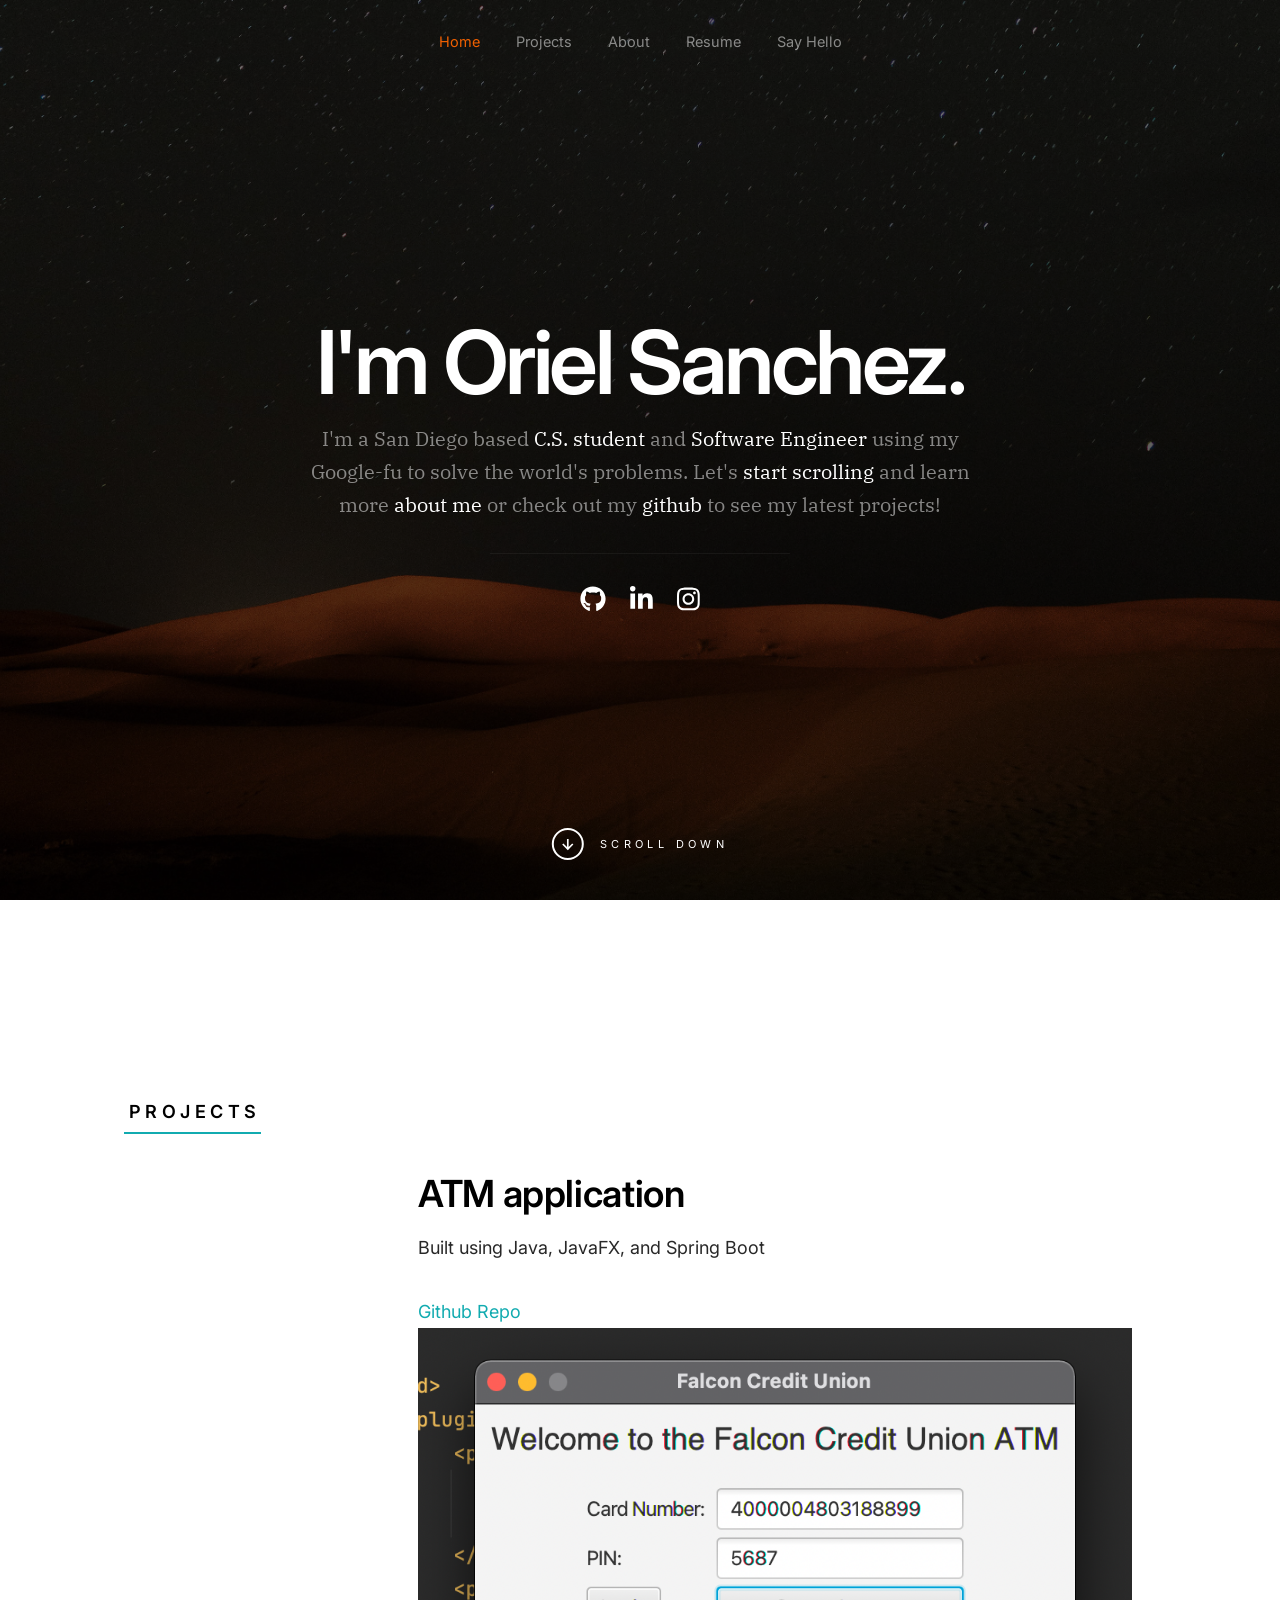
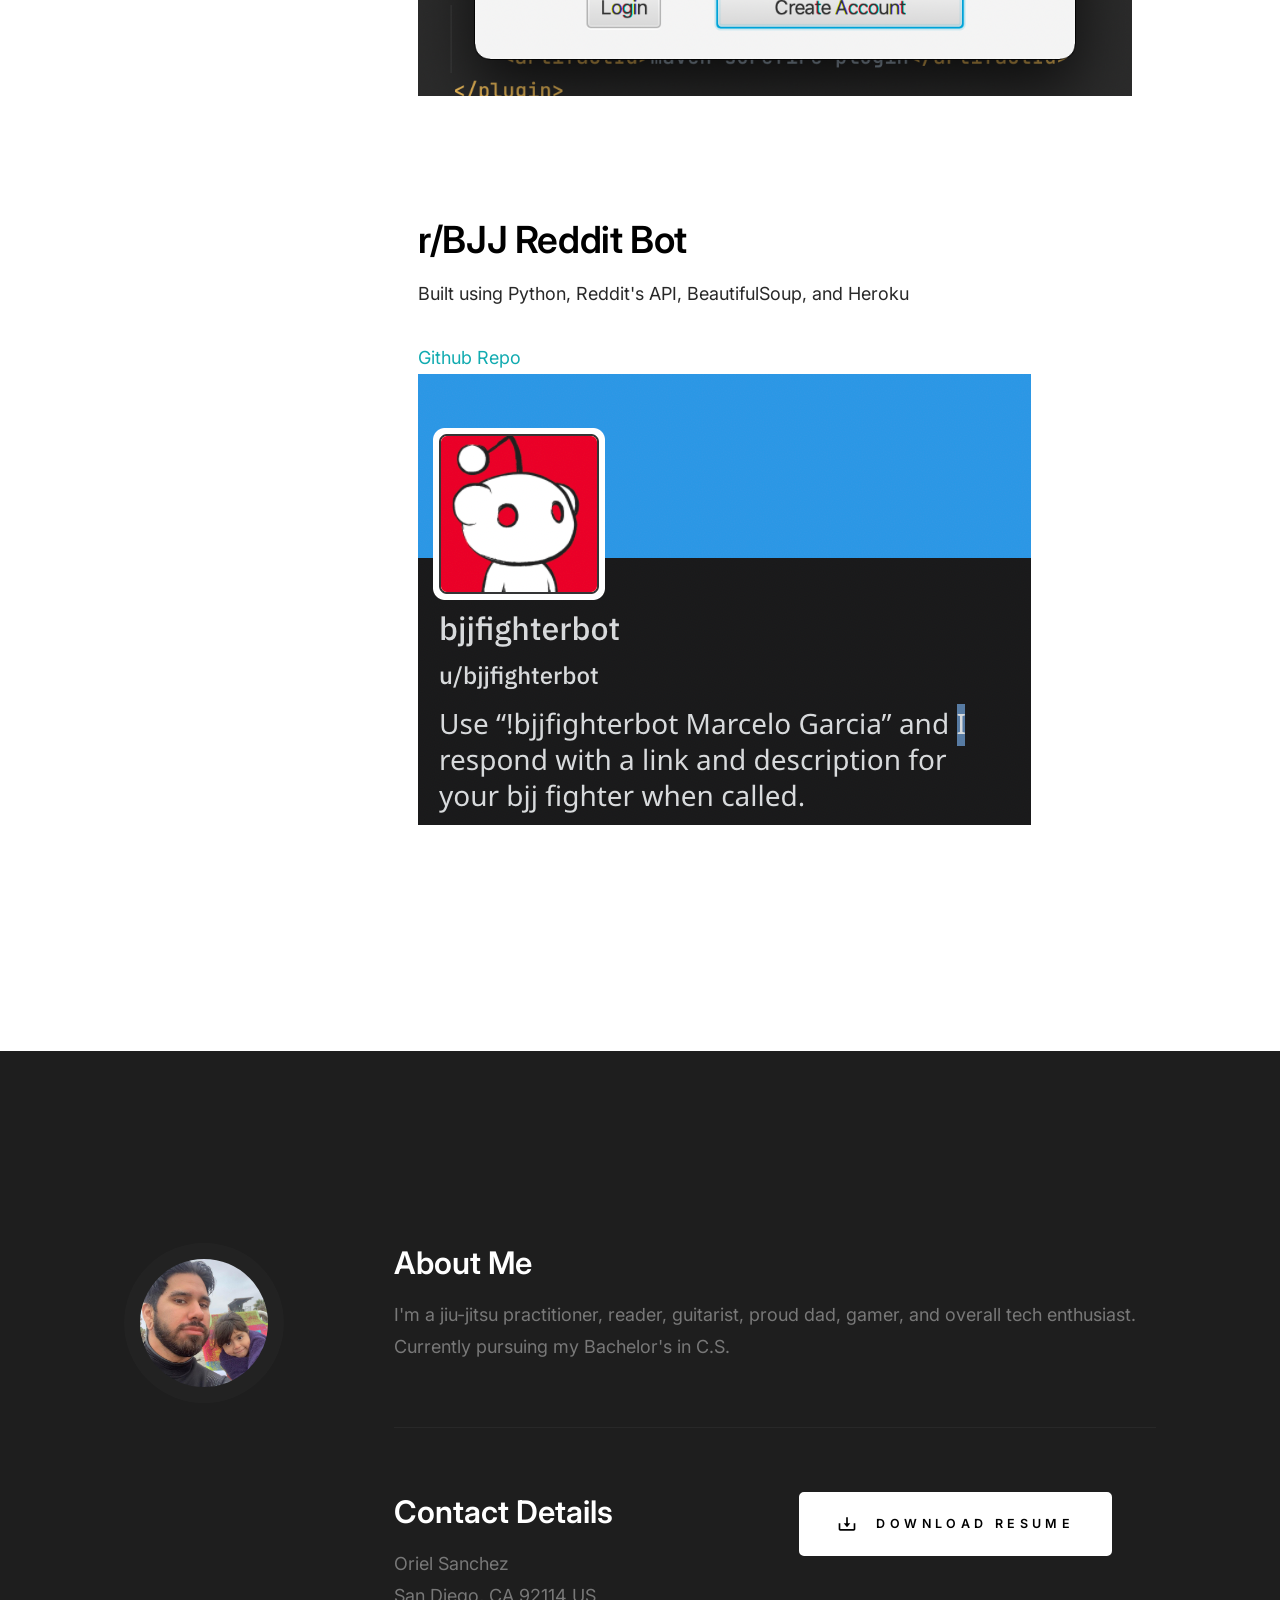
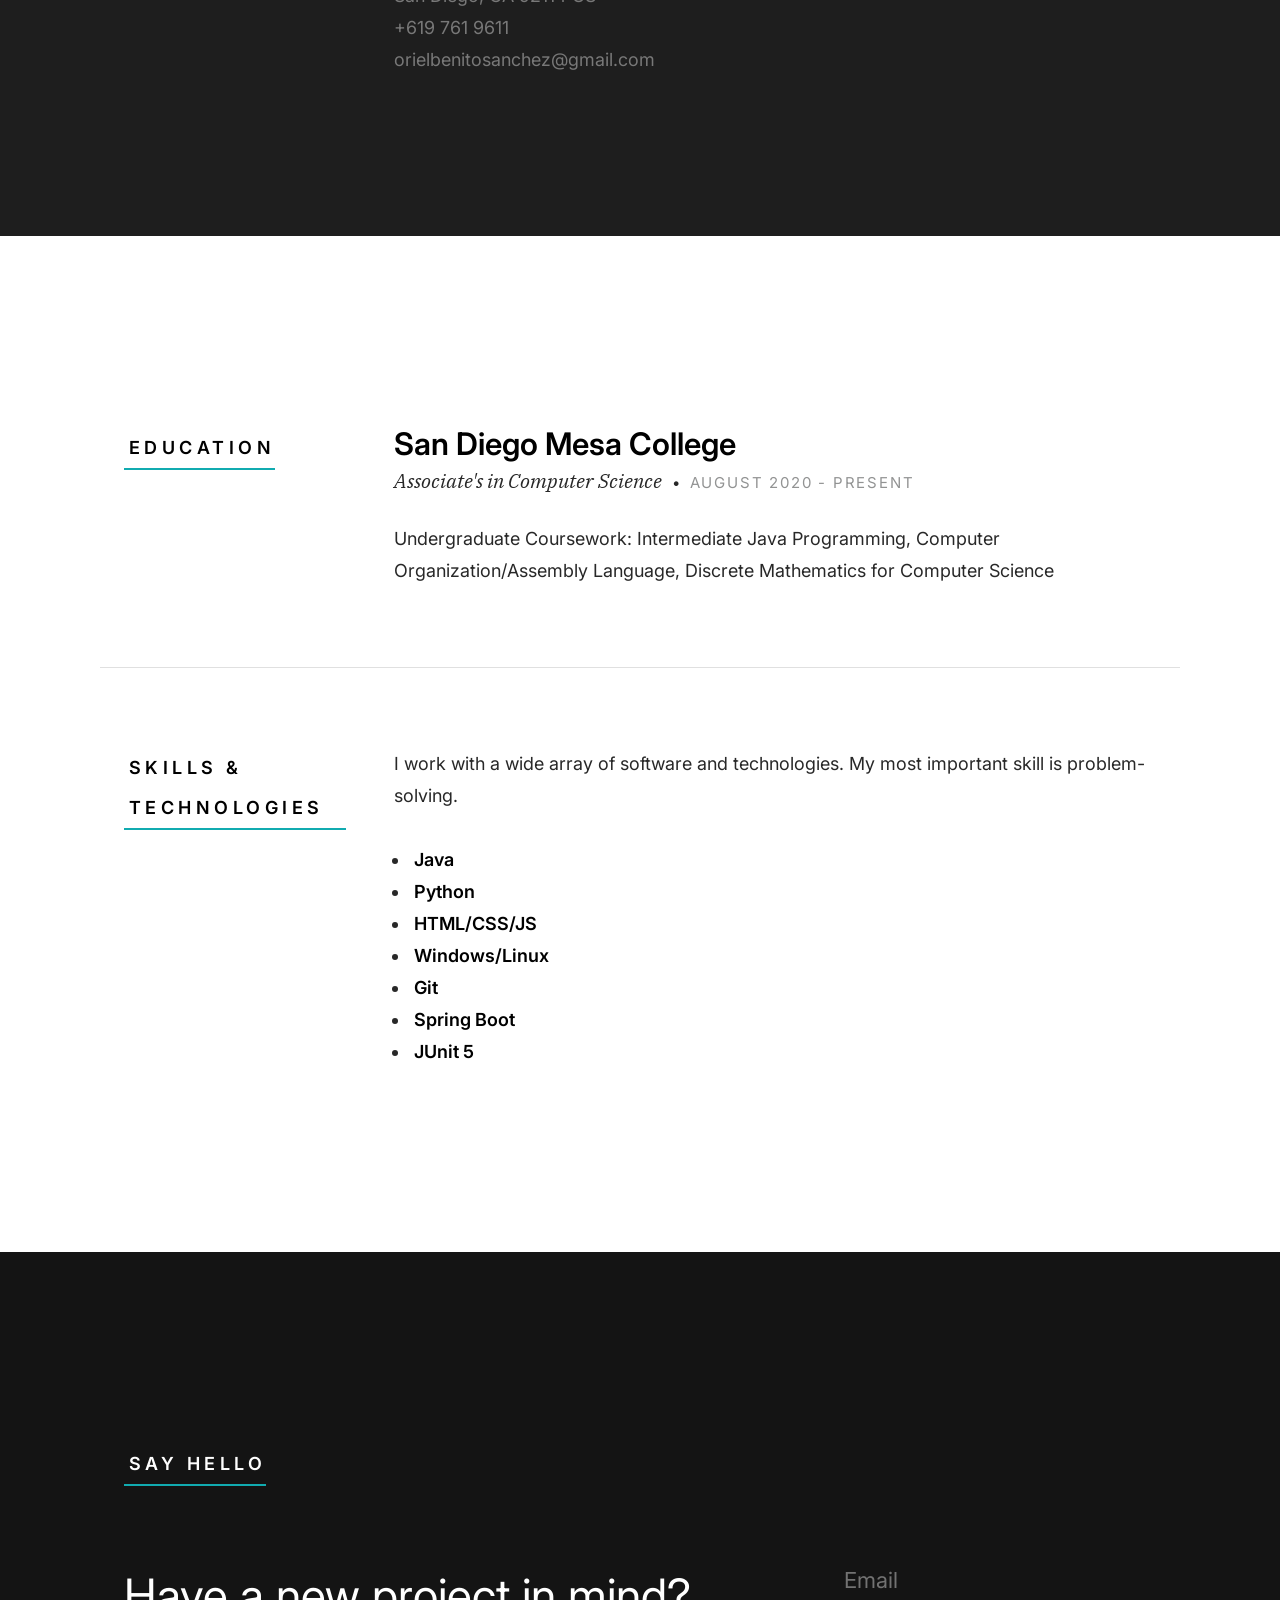
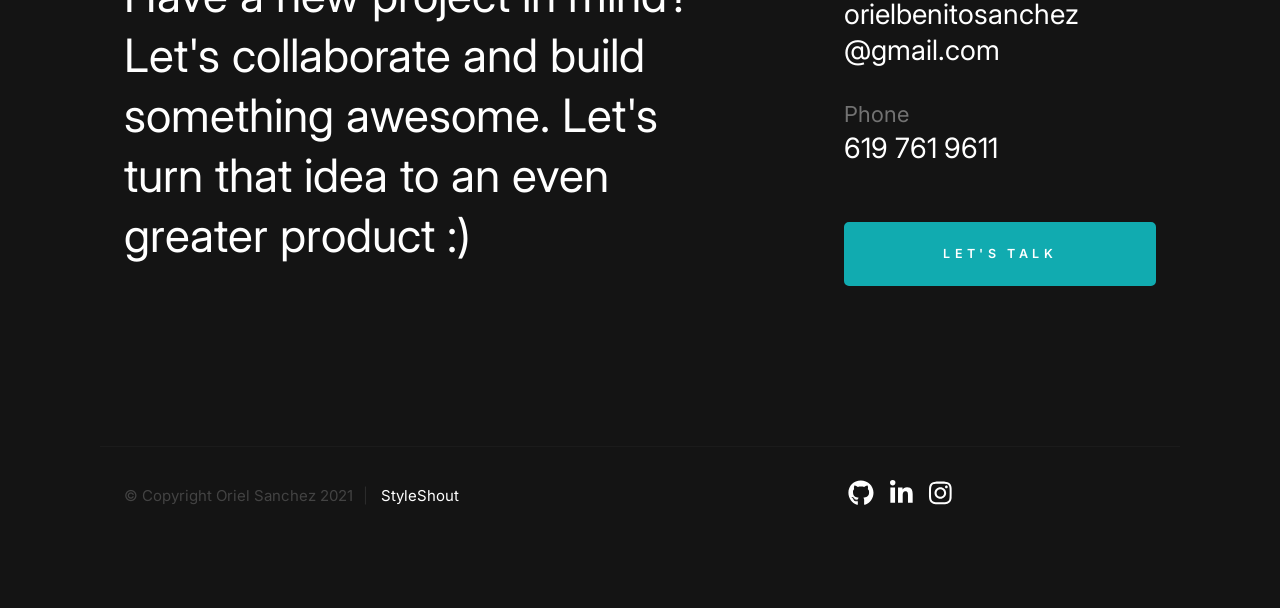
<file: index.html>
<!DOCTYPE html>
<html class="no-js" lang="en">
<head>

    <!--- basic page needs
    ================================================== -->
    <meta charset="utf-8">
    <title>Oriel Sanchez</title>
    <meta name="description" content="Software Engineer">
    <meta name="author" content="Oriel Sanchez">

    <!-- mobile specific metas
    ================================================== -->
    <meta name="viewport" content="width=device-width, initial-scale=1">

    <!-- CSS
    ================================================== -->
    <link rel="stylesheet" href="css/styles.css">
    <link rel="stylesheet" href="css/vendor.css">

    <!-- script
    ================================================== -->
    <script defer src="js/vendor/fontawesome/all.min.js"></script>

    <!-- favicons
    ================================================== -->
    <link rel="apple-touch-icon" sizes="180x180" href="apple-touch-icon.png">
    <link rel="icon" type="image/png" sizes="32x32" href="favicon-32x32.png">
    <link rel="icon" type="image/png" sizes="16x16" href="favicon-16x16.png">
    <link rel="manifest" href="site.webmanifest">

</head>

<body id="top" class="ss-preload">


<!-- preloader
================================================== -->
<div id="preloader">
    <div id="loader"></div>
</div>


<!-- header
================================================== -->
<header class="s-header">
    <div class="row s-header__nav-wrap">
        <nav class="s-header__nav">
            <ul>
                <li class="current"><a class="smoothscroll" href="#hero">Home</a></li>
                <li><a class="smoothscroll" href="#projects">Projects</a></li>
                <li><a class="smoothscroll" href="#about">About</a></li>
                <li><a class="smoothscroll" href="#resume">Resume</a></li>
                <li><a class="smoothscroll" href="#contact">Say Hello</a></li>
            </ul>
        </nav>
    </div> <!-- end row -->

    <a class="s-header__menu-toggle" href="#0" title="Menu">
        <span class="s-header__menu-icon"></span>
    </a>
</header> <!-- end s-header -->


<!-- hero
================================================== -->
<section id="hero" class="s-hero target-section">

    <div class="s-hero__bg rellax" data-rellax-speed="-7"></div>

    <div class="row s-hero__content">
        <div class="column">

            <div class="s-hero__content-about">

                <h1>I'm Oriel Sanchez.</h1>

                <h3>
                    I'm a San Diego based <span>C.S. student</span> and <span>Software Engineer</span> using my
                    Google-fu to solve the world's problems. Let's <a class="smoothscroll" href="#about">start
                    scrolling</a>
                    and learn more <a class="smoothscroll" href="#about">about me</a> or check out my <a
                        href=https://github.com/orielsanchez>github</a> to see my latest projects!
                </h3>

                <div class="s-hero__content-social">
                    <a href="https://github.com/orielsanchez"><i class="fab fa-github" aria-hidden="true"></i></a>
                    <a href="https://linkedin.com/in/orielsanchez"><i class="fab fa-linkedin-in" aria-hidden="true"></i></a>
                    <a href="https://instagram.com/orielsanchez_"><i class="fab fa-instagram"
                                                                     aria-hidden="true"></i></a>
                </div>

            </div> <!-- end s-hero__content-about -->

        </div>
    </div> <!-- s-hero__content -->

    <div class="s-hero__scroll">
        <a href="#about" class="s-hero__scroll-link smoothscroll">
                <span class="scroll-arrow">
                    <svg xmlns="http://www.w3.org/2000/svg" width="24" height="24" viewBox="0 0 24 24"
                         style="fill:rgba(0, 0, 0, 1);-ms-filter:"><path
                            d="M18.707 12.707L17.293 11.293 13 15.586 13 6 11 6 11 15.586 6.707 11.293 5.293 12.707 12 19.414z"></path></svg>
                </span>
            <span class="scroll-text">Scroll Down</span>
        </a>
    </div> <!-- s-hero__scroll -->

</section> <!-- end s-hero -->

<!-- Projects -->
<section id="projects" class="s-resume target-section">

    <div class="row s-resume__section">
        <div class="column large-3 tab-12">
            <h3 class="section-header-allcaps">Projects</h3>
        </div>
        <div class="column large-9 tab-12">
            <div class="resume-block">
                <div class="column align-center">
                    <h2>ATM application</h2>
                    <p>Built using Java, JavaFX, and Spring Boot</p>
                    <a href="https://github.com/orielsanchez/ATM-application" target="_blank">Github Repo</a>
                    <a href="https://github.com/orielsanchez/ATM-application" target="_blank">
                        <img src="images/Screen%20Shot%202021-06-18%20at%201.52.03%20PM.png" alt="ATM application">
                    </a>
                </div>
                <div class="resume-block">
                    <div class="column align-center">
                        <h2>r/BJJ Reddit Bot</h2>
                        <p>Built using Python, Reddit's API, BeautifulSoup, and Heroku</p>
                        <a href="https://github.com/orielsanchez/bjjfighterbot" target="_blank">Github Repo</a>
                        <a href="https://github.com/orielsanchez/bjjfighterbot" target="_blank">
                            <img src="images/Screen%20Shot%202021-06-18%20at%201.57.32%20PM.png" alt="Reddit Bot">
                        </a>
                    </div>
                </div>

            </div> <!-- end resume-block -->

        </div>
    </div> <!-- s-resume__section -->
</section>


<!-- about
================================================== -->
<section id="about" class="s-about target-section">

    <div class="row">
        <div class="column large-3 tab-12">
            <img class="s-about__pic" src="images/avatars/1.jpg" alt="">
        </div>
        <div class="column large-9 tab-12 s-about__content">
            <h3>About Me</h3>
            <p>
                I'm a jiu-jitsu practitioner, reader, guitarist, proud dad, gamer, and overall tech enthusiast.
                Currently pursuing my Bachelor's in C.S.
            </p>

            <hr>

            <div class="row s-about__content-bottom">
                <div class="column w-2000-stack">
                    <h3>Contact Details</h3>

                    <p>
                        Oriel Sanchez <br>
                        San Diego, CA 92114 US <br>
                        <a href="tel:+6197619611">+619 761 9611</a> <br>
                        <a href="mailto:orielbenitosanchez@gmail.com">orielbenitosanchez@gmail.com</a>
                    </p>

                </div>
                <div class="column w-1000-stack">
                    <a href="resume/Oriel%20Sanchez%20CS%20Resume.pdf" class="btn btn--download">
                        <svg xmlns="http://www.w3.org/2000/svg" width="24" height="24" viewBox="0 0 24 24"
                             style="fill:rgba(0, 0, 0, 1);-ms-filter:">
                            <path d="M12 16L16 11 13 11 13 4 11 4 11 11 8 11z"></path>
                            <path d="M20,18H4v-7H2v7c0,1.103,0.897,2,2,2h16c1.103,0,2-0.897,2-2v-7h-2V18z"></path>
                        </svg>
                        Download Resume
                    </a>
                </div>
            </div>
        </div>
    </div> <!-- end row -->

</section> <!-- end s-about -->


<!-- resume
================================================== -->
<section id="resume" class="s-resume target-section">

    <!--        <div class="row s-resume__section">-->
    <!--            <div class="column large-3 tab-12">-->
    <!--                <h3 class="section-header-allcaps">Career</h3>-->
    <!--            </div>-->
    <!--            <div class="column large-9 tab-12">-->
    <!--                <div class="resume-block">-->

    <!--                    <div class="resume-block__header">-->
    <!--                        <h4 class="h3">Dropbox</h4>-->
    <!--                        <p class="resume-block__header-meta">-->
    <!--                            <span>Product Designer</span>-->
    <!--                            <span class="resume-block__header-date">-->
    <!--                                August 2019 - Present-->
    <!--                            </span>-->
    <!--                        </p>-->
    <!--                    </div>-->

    <!--                    <p>-->
    <!--                    Lorem ipsum dolor sit, amet consectetur adipisicing elit. Inventore-->
    <!--                    vero quidem nobis maxime dolorem aliquam quisquam eum ipsum amet. Vitae-->
    <!--                    aut atque fuga dolorem. Vel voluptatibus fugiat nam. Impedit aperiam-->
    <!--                    nesciunt facilis! Porro architecto dicta inventore tempora ratione quia odio.-->
    <!--                    </p>-->

    <!--                </div> &lt;!&ndash; end resume-block &ndash;&gt;-->

    <!--                <div class="resume-block">-->

    <!--                    <div class="resume-block__header">-->
    <!--                        <h4 class="h3">Facebook</h4>-->
    <!--                        <p class="resume-block__header-meta">-->
    <!--                            <span>UI/UX Designer</span>-->
    <!--                            <span class="resume-block__header-date">-->
    <!--                                August 2016 - July 2019-->
    <!--                            </span>-->
    <!--                        </p>-->
    <!--                    </div>-->

    <!--                    <p>-->
    <!--                    Lorem ipsum dolor sit, amet consectetur adipisicing elit. Inventore-->
    <!--                    vero quidem nobis maxime dolorem aliquam quisquam eum ipsum amet. Vitae-->
    <!--                    aut atque fuga dolorem. Vel voluptatibus fugiat nam. Impedit aperiam-->
    <!--                    nesciunt facilis! Porro architecto dicta inventore tempora ratione quia odio.-->
    <!--                    </p>-->

    <!--                </div> &lt;!&ndash; end resume-block &ndash;&gt;-->
    <!--            </div>-->
    <!--        </div> &lt;!&ndash; s-resume__section &ndash;&gt;-->
    <!--        -->
    <div class="row s-resume__section">
        <div class="column large-3 tab-12">
            <h3 class="section-header-allcaps">Education</h3>
        </div>
        <div class="column large-9 tab-12">
            <div class="resume-block">

                <div class="resume-block__header">
                    <h4 class="h3">San Diego Mesa College</h4>
                    <p class="resume-block__header-meta">
                        <span>Associate's in Computer Science</span>
                        <span class="resume-block__header-date">
                                August 2020 - Present
                            </span>
                    </p>
                </div>

                <p>
                    Undergraduate Coursework: Intermediate Java Programming, Computer Organization/Assembly Language,
                    Discrete Mathematics for Computer Science
                </p>

            </div> <!-- end resume-block -->
        </div>
    </div> <!-- s-resume__section -->


    <div class="row s-resume__section">
        <div class="column large-3 tab-12">
            <h3 class="section-header-allcaps">Skills & Technologies</h3>
        </div>
        <div class="column large-9 tab-12">
            <div class="resume-block">

                <p>
                    I work with a wide array of software and technologies. My most important skill is problem-solving.
                </p>

                <ul>
                    <li>
                        <strong>Java</strong>
                    </li>
                    <li>
                        <strong>Python</strong>
                    </li>
                    <li>
                        <strong>HTML/CSS/JS</strong>
                    </li>
                    <li>
                        <strong>Windows/Linux</strong>
                    </li>
                    <li>
                        <strong>Git</strong>
                    </li>
                    <li>
                        <strong>Spring Boot</strong>
                    </li>
                    <li>
                        <strong>JUnit 5</strong>
                    </li>
                </ul>

            </div> <!-- end resume-block -->

        </div>
    </div> <!-- s-resume__section -->

</section> <!-- end s-resume -->

<!-- contact
================================================== -->
<section id="contact" class="s-contact target-section">

    <div class="row s-contact__header">
        <div class="column large-12">
            <h3 class="section-header-allcaps">Say Hello</h3>
        </div>
    </div>

    <div class="row s-contact__content">

        <div class="column large-7 medium-12">

            <h4 class="huge-text">
                Have a new project in mind? Let's collaborate and build something awesome.
                Let's turn that idea to an even greater product :)
            </h4>

        </div>

        <div class="column large-4 medium-12">

            <div class="row contact-infos">
                <div class="column large-12 medium-6 tab-12">
                    <div class="contact-block">
                        <h5 class="contact-block__header">
                            Email
                        </h5>
                        <p class="contact-block__content">
                            <a class="mailtoui" href="mailto:orielbenitosanchez@gmail.com">orielbenitosanchez<br>@gmail.com</a>
                        </p>
                    </div> <!-- end contact-block -->
                </div>
                <div class="column large-12 medium-6 tab-12">
                    <div class="contact-block">
                        <h5 class="contact-block__header">
                            Phone
                        </h5>
                        <p class="contact-block__content">
                            <a href="tel:6197629611">619 761 9611</a>
                        </p>
                    </div> <!-- end contact-block -->
                </div>

                <div class="column large-12">
                    <a href="mailto:orielbenitosanchez@gmail.com" class="mailtoui btn btn--primary h-full-width">Let's
                        Talk</a>
                </div>
            </div> <!-- end contact-infos -->

        </div>
    </div> <!-- s-contact__content -->

</section> <!-- end s-contact -->


<!-- footer
================================================== -->
<footer class="s-footer">
    <div class="row">
        <div class="column large-4 medium-6 w-1000-stack s-footer__social-block">
            <ul class="s-footer__social">
                <li><a href="https://github.com/orielsanchez"><i class="fab fa-github" aria-hidden="true"></i></a></li>
                <li><a href="https://linkedin.com/in/orielsanchez"><i class="fab fa-linkedin-in" aria-hidden="true"></i></a>
                </li>
                <li><a href="https://instagram.com/orielsanchez_"><i class="fab fa-instagram"
                                                                     aria-hidden="true"></i></a></li>
            </ul>
        </div>

        <div class="column large-7 medium-6 w-1000-stack ss-copyright">
            <span>© Copyright Oriel Sanchez 2021</span>
            <span><a href="https://www.styleshout.com/">StyleShout</a></span>
        </div>
    </div>

    <div class="ss-go-top">
        <a class="smoothscroll" title="Back to Top" href="#top">
            <svg xmlns="http://www.w3.org/2000/svg" viewBox="0 0 24 24">
                <path d="M6 4h12v2H6zm5 10v6h2v-6h5l-6-6-6 6z"/>
            </svg>
        </a>
    </div> <!-- end ss-go-top -->
</footer>


<!-- Java Script
================================================== -->
<script src="js/plugins.js"></script>
<script src="js/main.js"></script>

</body>

</html>
</file>
<file: css/styles.css>
/* =================================================================== 
 * Ceevee Main Stylesheet
 * Template Ver. 2.0.0
 * 01-03-2021
 * ------------------------------------------------------------------
 *
 * TOC:
 * # settings and variables
 *      ## fonts
 *      ## colors
 *      ## vertical spacing and typescale
 *      ## grid variables
 * # normalize
 * # basic/base setup styles
 *      ## media
 *      ## typography resets
 *      ## links
 *      ## inputs
 * # Grid v3.0.0
 *      ## medium screen devices
 *      ## tablets
 *      ## mobile devices
 *      ## small mobile devices <= 400px
 * # block grids
 *      ## block grids - medium screen devices
 *      ## block grids - tablets
 *      ## block grids - mobile devices
 *      ## block grids - small mobile devices <= 400px
 * # MISC 
 * # custom grid, block grid STACK breakpoints
 * # base style overrides 
 *      ## links
 * # typography & general theme styles
 *      ## Lists
 *      ## responsive video container
 *      ## floated image
 *      ## tables
 *      ## spacing
 * # preloader
 *      ## page loaded
 * # forms 
 *      ## Style Placeholder Text
 * # buttons 
 * # additional components
 *      ## skillbars
 *      ## alert box
 *      ## pagination 
 * # common and reusable styles
 *      ## animation stuff 
 *      ## MailtoUI style overrides
 * # site header
 *      ## header nav
 *      ## mobile menu toggle 
 * # hero
 *      ## hero content
 *      ## hero social
 *      ## hero scrolldown
 *      ## animate intro content
 * # resume
 *      ## resume block
 * # portfolio
 *      ## portfolio list
 *      ## modal popup
 * # CTA
 * # testimonials
 *      ## swiper style overrides
 *      ## testimonial slider 
 * # contact
 *      ## contact block
 * # footer
 *      ## footer social
 *      ## copyright
 *      ## go top
 *
 * ------------------------------------------------------------------ */


/* ===================================================================
 * # settings and variables
 *
 * ------------------------------------------------------------------- */

/* ------------------------------------------------------------------- 
 * ## fonts
 * ------------------------------------------------------------------- */
@import url("https://fonts.googleapis.com/css2?family=IBM+Plex+Serif:ital,wght@0,300;0,400;0,500;0,600;0,700;1,200;1,300;1,400;1,500;1,600&family=Inter:wght@300;400;500;600;700&display=swap");
:root {
    --font-1: "Inter", sans-serif;
    --font-2: "IBM Plex Serif", serif;
    /* monospace
     */
    --font-mono: Consolas, "Andale Mono", Courier, "Courier New", monospace;
}

/* ------------------------------------------------------------------- 
 * ## colors
 * ------------------------------------------------------------------- */
:root {
    /* color-1(#11ABB0)
     * color-2(#F06000)
     */
    --color-1: hsla(182, 82%, 38%, 1);
    --color-2: hsla(24, 100%, 47%, 1);

    /* theme color variations
     */
    --color-1-lighter: hsla(182, 82%, 58%, 1);
    --color-1-light  : hsla(182, 82%, 48%, 1);
    --color-1-dark   : hsla(182, 82%, 28%, 1);
    --color-1-darker : hsla(182, 82%, 18%, 1);
    --color-2-lighter: hsla(24, 100%, 67%, 1);
    --color-2-light  : hsla(24, 100%, 57%, 1);
    --color-2-dark   : hsla(24, 100%, 37%, 1);
    --color-2-darker : hsla(24, 100%, 27%, 1);

    /* feedback colors
     * color-error(#ffd1d2), color-success(#c8e675), 
     * color-info(#d7ecfb), color-notice(#fff099)
     */
    --color-error          : hsla(359, 100%, 91%, 1);
    --color-success        : hsla(76, 69%, 68%, 1);
    --color-info           : hsla(205, 82%, 91%, 1);
    --color-notice         : hsla(51, 100%, 80%, 1);
    --color-error-content  : hsla(359, 50%, 50%, 1);
    --color-success-content: hsla(76, 29%, 28%, 1);
    --color-info-content   : hsla(205, 32%, 31%, 1);
    --color-notice-content : hsla(51, 30%, 30%, 1);

    /* shades 
     * generated using 
     * Tint & Shade Generator 
     * (https://maketintsandshades.com/)
     */
    --color-black  : #000000;
    --color-gray-19: #0a0a0a;
    --color-gray-18: #141414;
    --color-gray-17: #1e1e1e;
    --color-gray-16: #282828;
    --color-gray-15: #323333;
    --color-gray-14: #3b3d3d;
    --color-gray-13: #454747;
    --color-gray-12: #4f5151;
    --color-gray-11: #595b5b;
    --color-gray-10: #636565;
    --color-gray-9 : #737474;
    --color-gray-8 : #828484;
    --color-gray-7 : #929393;
    --color-gray-6 : #a1a3a3;
    --color-gray-5 : #b1b2b2;
    --color-gray-4 : #c1c1c1;
    --color-gray-3 : #d0d1d1;
    --color-gray-2 : #e0e0e0;
    --color-gray-1 : #eff0f0;
    --color-white  : #ffffff;

    /* text
     */
    --color-text       : var(--color-gray-16);
    --color-text-dark  : var(--color-black);
    --color-text-light : var(--color-gray-7);
    --color-placeholder: var(--color-gray-7);

    /* buttons
     */
    --color-btn                   : var(--color-gray-3);
    --color-btn-text              : var(--color-black);
    --color-btn-hover             : var(--color-black);
    --color-btn-hover-text        : var(--color-white);
    --color-btn-primary           : var(--color-1);
    --color-btn-primary-text      : var(--color-white);
    --color-btn-primary-hover     : var(--color-2);
    --color-btn-primary-hover-text: var(--color-white);
    --color-btn-stroke            : var(--color-black);
    --color-btn-stroke-text       : var(--color-black);
    --color-btn-stroke-hover      : var(--color-black);
    --color-btn-stroke-hover-text : var(--color-white);

    /* others
     */
    --color-bg     : var(--color-gray-18);
    --color-border : var(--color-gray-2);
    --border-radius: 5px;
}

/* ------------------------------------------------------------------- 
 * ## vertical spacing and typescale
 * ------------------------------------------------------------------- */
:root {

    /* spacing
     * base font size: 18px 
     * vertical space unit : 32px
     */
    --base-size: 62.5%;
    --base-font-size: 1.8rem;
    --space: 3.2rem;

    /* vertical spacing 
     */
    --vspace-0_125: calc(0.125 * var(--space));
    --vspace-0_25 : calc(0.25 * var(--space));
    --vspace-0_5  : calc(0.5 * var(--space));
    --vspace-0_75 : calc(0.75 * var(--space));
    --vspace-0_875: calc(0.875 * var(--space));
    --vspace-1    : calc(var(--space));
    --vspace-1_25 : calc(1.25 * var(--space));
    --vspace-1_5  : calc(1.5 * var(--space));
    --vspace-1_75 : calc(1.75 * var(--space));
    --vspace-2    : calc(2 * var(--space));
    --vspace-2_5  : calc(2.5 * var(--space));
    --vspace-3    : calc(3 * var(--space));
    --vspace-3_5  : calc(3.5 * var(--space));
    --vspace-4    : calc(4 * var(--space));
    --vspace-4_5  : calc(4.5 * var(--space));
    --vspace-5    : calc(5 * var(--space));

    /* type scale
     * ratio 1:2 | base: 18px
     * -------------------------------------------------------
     *
     * --text-display-3 = (77.40px)
     * --text-display-2 = (64.50px)
     * --text-display-1 = (53.75px)
     * --text-xxxl      = (44.79px)
     * --text-xxl       = (37.32px)
     * --text-xl        = (31.10px)
     * --text-lg        = (25.92px)
     * --text-md        = (21.60px)
     * --text-size      = (18.00px) BASE
     * --text-sm        = (15.00px)
     * --text-xs        = (12.50px)
     *
     * -------------------------------------------------------
     */
    --text-scale-ratio: 1.2;
    --text-size       : var(--base-font-size);
    --text-xs         : calc((var(--text-size) / var(--text-scale-ratio)) / var(--text-scale-ratio));
    --text-sm         : calc(var(--text-xs) * var(--text-scale-ratio));
    --text-md         : calc(var(--text-sm) * var(--text-scale-ratio) * var(--text-scale-ratio));
    --text-lg         : calc(var(--text-md) * var(--text-scale-ratio));
    --text-xl         : calc(var(--text-lg) * var(--text-scale-ratio));
    --text-xxl        : calc(var(--text-xl) * var(--text-scale-ratio));
    --text-xxxl       : calc(var(--text-xxl) * var(--text-scale-ratio));
    --text-display-1  : calc(var(--text-xxxl) * var(--text-scale-ratio));
    --text-display-2  : calc(var(--text-display-1) * var(--text-scale-ratio));
    --text-display-3  : calc(var(--text-display-2) * var(--text-scale-ratio));

    /* default button height
     */
    --vspace-btn: var(--vspace-2);
}

/* on mobile devices below 600px
 */
@media screen and (max-width: 600px) {
    :root {
        --base-font-size: 1.6rem;
        --space: 2.8rem;
    }
}

/* ------------------------------------------------------------------- 
 * ## grid variables
 * ------------------------------------------------------------------- */
:root {

    /* widths for rows and containers
     */
    --width-full    : 100%;
    --width-max     : 1080px;
    --width-wide    : 1400px;
    --width-wider   : 1600px;
    --width-widest  : 1800px;
    --width-narrow  : 800px;
    --width-narrower: 600px;
    --width-grid-max: var(--width-max);

    /* gutters
     */
    --gutter-lg : 2.4rem;
    --gutter-md : 2rem;
    --gutter-mob: 1rem;
}


/* ==========================================================================
 * # normalize
 * normalize.css v8.0.1 | MIT License |
 * github.com/necolas/normalize.css
 *
 * -------------------------------------------------------------------------- */

/* ------------------------------------------------------------------- 
 * ## document
 * ------------------------------------------------------------------- */

/* 1. Correct the line height in all browsers.
 * 2. Prevent adjustments of font size after orientation changes in iOS.*/

html {
    line-height: 1.15;
    /* 1 */
    -webkit-text-size-adjust: 100%;
    /* 2 */
}

/* ------------------------------------------------------------------- 
 * ## sections
 * ------------------------------------------------------------------- */

/* Remove the margin in all browsers. */

body {
    margin: 0;
}

/* Render the `main` element consistently in IE. */

main {
    display: block;
}

/* Correct the font size and margin on `h1` elements within `section` and
 * `article` contexts in Chrome, Firefox, and Safari. */

h1 {
    font-size: 2em;
    margin: 0.67em 0;
}

/* ------------------------------------------------------------------- 
 * ## grouping
 * ------------------------------------------------------------------- */

/* 1. Add the correct box sizing in Firefox.
 * 2. Show the overflow in Edge and IE. */

hr {
    -webkit-box-sizing: content-box;
    box-sizing: content-box;
    /* 1 */
    height: 0;
    /* 1 */
    overflow: visible;
    /* 2 */
}

/* 1. Correct the inheritance and scaling of font size in all browsers.
 * 2. Correct the odd `em` font sizing in all browsers. */

pre {
    font-family: monospace, monospace;
    /* 1 */
    font-size: 1em;
    /* 2 */
}

/* ------------------------------------------------------------------- 
 * ## text-level semantics
 * ------------------------------------------------------------------- */

/* Remove the gray background on active links in IE 10. */

a {
    background-color: transparent;
}

/* 1. Remove the bottom border in Chrome 57-
 * 2. Add the correct text decoration in Chrome, Edge, IE, Opera, and Safari. */

abbr[title] {
    border-bottom: none;
    /* 1 */
    text-decoration: underline;
    /* 2 */
    -webkit-text-decoration: underline dotted;
    text-decoration: underline dotted;
    /* 2 */
}

/* Add the correct font weight in Chrome, Edge, and Safari. */

b, strong {
    font-weight: bolder;
}

/* 1. Correct the inheritance and scaling of font size in all browsers.
 * 2. Correct the odd `em` font sizing in all browsers. */

code, kbd, samp {
    font-family: monospace, monospace;
    /* 1 */
    font-size: 1em;
    /* 2 */
}

/* Add the correct font size in all browsers. */

small {
    font-size: 80%;
}

/* Prevent `sub` and `sup` elements from affecting the line height in
 * all browsers. */

sub, sup {
    font-size: 75%;
    line-height: 0;
    position: relative;
    vertical-align: baseline;
}

sub {
    bottom: -0.25em;
}

sup {
    top: -0.5em;
}

/* ------------------------------------------------------------------- 
 * ## embedded content
 * ------------------------------------------------------------------- */

/* Remove the border on images inside links in IE 10. */

img {
    border-style: none;
}

/* ------------------------------------------------------------------- 
 * ## forms
 * ------------------------------------------------------------------- */

/* 1. Change the font styles in all browsers.
 * 2. Remove the margin in Firefox and Safari. */

button, input, optgroup, select, textarea {
    font-family: inherit;
    /* 1 */
    font-size: 100%;
    /* 1 */
    line-height: 1.15;
    /* 1 */
    margin: 0;
    /* 2 */
}

/* Show the overflow in IE.
 * 1. Show the overflow in Edge. */

button, input {
    /* 1 */
    overflow: visible;
}

/* Remove the inheritance of text transform in Edge, Firefox, and IE.
 * 1. Remove the inheritance of text transform in Firefox. */

button, select {
    /* 1 */
    text-transform: none;
}

/* Correct the inability to style clickable types in iOS and Safari. */

button, [type="button"], [type="reset"], [type="submit"] {
    -webkit-appearance: button;
}

/* Remove the inner border and padding in Firefox. */

button::-moz-focus-inner, [type="button"]::-moz-focus-inner, [type="reset"]::-moz-focus-inner, [type="submit"]::-moz-focus-inner {
    border-style: none;
    padding: 0;
}

/* Restore the focus styles unset by the previous rule. */

button:-moz-focusring, [type="button"]:-moz-focusring, [type="reset"]:-moz-focusring, [type="submit"]:-moz-focusring {
    outline: 1px dotted ButtonText;
}

/* Correct the padding in Firefox. */

fieldset {
    padding: 0.35em 0.75em 0.625em;
}

/* 1. Correct the text wrapping in Edge and IE.
 * 2. Correct the color inheritance from `fieldset` elements in IE.
 * 3. Remove the padding so developers are not caught out when they zero out
 *    `fieldset` elements in all browsers. */

legend {
    -webkit-box-sizing: border-box;
    box-sizing: border-box;
    /* 1 */
    color: inherit;
    /* 2 */
    display: table;
    /* 1 */
    max-width: 100%;
    /* 1 */
    padding: 0;
    /* 3 */
    white-space: normal;
    /* 1 */
}

/* Add the correct vertical alignment in Chrome, Firefox, and Opera. */

progress {
    vertical-align: baseline;
}

/* Remove the default vertical scrollbar in IE 10+. */

textarea {
    overflow: auto;
}

/* 1. Add the correct box sizing in IE 10.
 * 2. Remove the padding in IE 10. */

[type="checkbox"], [type="radio"] {
    -webkit-box-sizing: border-box;
    box-sizing: border-box;
    /* 1 */
    padding: 0;
    /* 2 */
}

/* Correct the cursor style of increment and decrement buttons in Chrome. */

[type="number"]::-webkit-inner-spin-button, [type="number"]::-webkit-outer-spin-button {
    height: auto;
}

/* 1. Correct the odd appearance in Chrome and Safari.
 * 2. Correct the outline style in Safari. */

[type="search"] {
    -webkit-appearance: textfield;
    /* 1 */
    outline-offset: -2px;
    /* 2 */
}

/* Remove the inner padding in Chrome and Safari on macOS. */

[type="search"]::-webkit-search-decoration {
    -webkit-appearance: none;
}

/* 1. Correct the inability to style clickable types in iOS and Safari.
 * 2. Change font properties to `inherit` in Safari. */

::-webkit-file-upload-button {
    -webkit-appearance: button;
    /* 1 */
    font: inherit;
    /* 2 */
}

/* ------------------------------------------------------------------- 
 * ## interactive
 * ------------------------------------------------------------------- */

/* Add the correct display in Edge, IE 10+, and Firefox. */

details {
    display: block;
}

/* Add the correct display in all browsers. */

summary {
    display: list-item;
}

/* ------------------------------------------------------------------- 
 * ## misc
 * ------------------------------------------------------------------- */

/* Add the correct display in IE 10+. */

template {
    display: none;
}

/* Add the correct display in IE 10. */

[hidden] {
    display: none;
}


/* ===================================================================
 * # basic/base setup styles
 *
 * ------------------------------------------------------------------- */
html {
    font-size: 62.5%;
    -webkit-box-sizing: border-box;
    box-sizing: border-box;
}

*, *::before, *::after {
    -webkit-box-sizing: inherit;
    box-sizing: inherit;
}

body {
    font-weight: normal;
    line-height: 1;
    word-wrap: break-word;
    -moz-font-smoothing: grayscale;
    -moz-osx-font-smoothing: grayscale;
    -webkit-font-smoothing: antialiased;
    -webkit-overflow-scrolling: touch;
    -webkit-text-size-adjust: none;
}

/* ------------------------------------------------------------------- 
 * ## media
 * ------------------------------------------------------------------- */
svg, img, video embed, iframe, object {
    max-width: 100%;
    height: auto;
}

/* ------------------------------------------------------------------- 
 * ## typography resets
 * ------------------------------------------------------------------- */
div, dl, dt, dd, ul, ol, li, h1, h2, h3, h4, h5, h6, pre, form, p, blockquote, th, td {
    margin: 0;
    padding: 0;
}

p {
    font-size: inherit;
    text-rendering: optimizeLegibility;
}

em, i {
    font-style: italic;
    line-height: inherit;
}

strong, b {
    font-weight: bold;
    line-height: inherit;
}

small {
    font-size: 60%;
    line-height: inherit;
}

ol, ul {
    list-style: none;
}

li {
    display: block;
}

/* ------------------------------------------------------------------- 
 * ## links
 * ------------------------------------------------------------------- */
a {
    text-decoration: none;
    line-height: inherit;
}

a img {
    border: none;
}

/* ------------------------------------------------------------------- 
 * ## inputs
 * ------------------------------------------------------------------- */
fieldset {
    margin: 0;
    padding: 0;
}

input[type="email"], 
input[type="number"], 
input[type="search"], 
input[type="text"], 
input[type="tel"], 
input[type="url"], 
input[type="password"], textarea {
    -webkit-appearance: none;
    -moz-appearance: none;
    appearance: none;
}


/* ===================================================================
 * # Grid v3.0.0
 *
 *   -----------------------------------------------------------------
 * - Grid breakpoints are based on MAXIMUM WIDTH media queries, 
 *   meaning they apply to that one breakpoint and ALL THOSE BELOW IT.
 * - Grid columns without a specified width will automatically layout 
 *   as equal width columns.
 * ------------------------------------------------------------------- */

/* rows
 * ------------------------------------- */
.row {
    width: 92%;
    max-width: var(--width-grid-max);
    margin: 0 auto;
    display: -ms-flexbox;
    display: -webkit-box;
    display: flex;
    -ms-flex-flow: row wrap;
    -webkit-box-orient: horizontal;
    -webkit-box-direction: normal;
    flex-flow: row wrap;
}

.row .row {
    width: auto;
    max-width: none;
    margin-left: calc(var(--gutter-lg) * -1);
    margin-right: calc(var(--gutter-lg) * -1);
}

/* columns
 * -------------------------------------- */
.column {
    -ms-flex: 1 1 0%;
    -webkit-box-flex: 1;
    flex: 1 1 0%;
    padding: 0 var(--gutter-lg);
}

.collapse>.column, .column.collapse {
    padding: 0;
}

/* flex row containers utility classes
 */
.row.row-wrap {
    -ms-flex-wrap: wrap;
    flex-wrap: wrap;
}

.row.row-nowrap {
    -ms-flex-wrap: none;
    flex-wrap: nowrap;
}

.row.row-y-top {
    -ms-flex-align: start;
    -webkit-box-align: start;
    align-items: flex-start;
}

.row.row-y-bottom {
    -ms-flex-align: end;
    -webkit-box-align: end;
    align-items: flex-end;
}

.row.row-y-center {
    -ms-flex-align: center;
    -webkit-box-align: center;
    align-items: center;
}

.row.row-stretch {
    -ms-flex-align: stretch;
    -webkit-box-align: stretch;
    align-items: stretch;
}

.row.row-baseline {
    -ms-flex-align: baseline;
    -webkit-box-align: baseline;
    align-items: baseline;
}

.row.row-x-left {
    -ms-flex-pack: start;
    -webkit-box-pack: start;
    justify-content: flex-start;
}

.row.row-x-right {
    -ms-flex-pack: end;
    -webkit-box-pack: end;
    justify-content: flex-end;
}

.row.row-x-center {
    -ms-flex-pack: center;
    -webkit-box-pack: center;
    justify-content: center;
}

/* flex item utility alignment classes
 */
.align-center {
    margin: auto;
    -webkit-align-self: center;
    -ms-flex-item-align: center;
    -ms-grid-row-align: center;
    align-self: center;
}

.align-left {
    margin-right: auto;
    -webkit-align-self: center;
    -ms-flex-item-align: center;
    -ms-grid-row-align: center;
    align-self: center;
}

.align-right {
    margin-left: auto;
    -webkit-align-self: center;
    -ms-flex-item-align: center;
    -ms-grid-row-align: center;
    align-self: center;
}

.align-x-center {
    margin-right: auto;
    margin-left: auto;
}

.align-x-left {
    margin-right: auto;
}

.align-x-right {
    margin-left: auto;
}

.align-y-center {
    -webkit-align-self: center;
    -ms-flex-item-align: center;
    -ms-grid-row-align: center;
    align-self: center;
}

.align-y-top {
    -webkit-align-self: flex-start;
    -ms-flex-item-align: start;
    align-self: flex-start;
}

.align-y-bottom {
    -webkit-align-self: flex-end;
    -ms-flex-item-align: end;
    align-self: flex-end;
}

/* large screen column widths 
 */
.large-1 {
    -ms-flex: 0 0 8.33333%;
    -webkit-box-flex: 0;
    flex: 0 0 8.33333%;
    max-width: 8.33333%;
}

.large-2 {
    -ms-flex: 0 0 16.66667%;
    -webkit-box-flex: 0;
    flex: 0 0 16.66667%;
    max-width: 16.66667%;
}

.large-3 {
    -ms-flex: 0 0 25%;
    -webkit-box-flex: 0;
    flex: 0 0 25%;
    max-width: 25%;
}

.large-4 {
    -ms-flex: 0 0 33.33333%;
    -webkit-box-flex: 0;
    flex: 0 0 33.33333%;
    max-width: 33.33333%;
}

.large-5 {
    -ms-flex: 0 0 41.66667%;
    -webkit-box-flex: 0;
    flex: 0 0 41.66667%;
    max-width: 41.66667%;
}

.large-6 {
    -ms-flex: 0 0 50%;
    -webkit-box-flex: 0;
    flex: 0 0 50%;
    max-width: 50%;
}

.large-7 {
    -ms-flex: 0 0 58.33333%;
    -webkit-box-flex: 0;
    flex: 0 0 58.33333%;
    max-width: 58.33333%;
}

.large-8 {
    -ms-flex: 0 0 66.66667%;
    -webkit-box-flex: 0;
    flex: 0 0 66.66667%;
    max-width: 66.66667%;
}

.large-9 {
    -ms-flex: 0 0 75%;
    -webkit-box-flex: 0;
    flex: 0 0 75%;
    max-width: 75%;
}

.large-10 {
    -ms-flex: 0 0 83.33333%;
    -webkit-box-flex: 0;
    flex: 0 0 83.33333%;
    max-width: 83.33333%;
}

.large-11 {
    -ms-flex: 0 0 91.66667%;
    -webkit-box-flex: 0;
    flex: 0 0 91.66667%;
    max-width: 91.66667%;
}

.large-12 {
    -ms-flex: 0 0 100%;
    -webkit-box-flex: 0;
    flex: 0 0 100%;
    max-width: 100%;
}

/* ------------------------------------------------------------------- 
 * ## medium screen devices
 * ------------------------------------------------------------------- */
@media screen and (max-width: 1200px) {
    .row .row {
        margin-left: calc(var(--gutter-md) * -1);
        margin-right: calc(var(--gutter-md) * -1);
    }
    .column {
        padding: 0 var(--gutter-md);
    }
    .medium-1 {
        -ms-flex: 0 0 8.33333%;
        -webkit-box-flex: 0;
        flex: 0 0 8.33333%;
        max-width: 8.33333%;
    }
    .medium-2 {
        -ms-flex: 0 0 16.66667%;
        -webkit-box-flex: 0;
        flex: 0 0 16.66667%;
        max-width: 16.66667%;
    }
    .medium-3 {
        -ms-flex: 0 0 25%;
        -webkit-box-flex: 0;
        flex: 0 0 25%;
        max-width: 25%;
    }
    .medium-4 {
        -ms-flex: 0 0 33.33333%;
        -webkit-box-flex: 0;
        flex: 0 0 33.33333%;
        max-width: 33.33333%;
    }
    .medium-5 {
        -ms-flex: 0 0 41.66667%;
        -webkit-box-flex: 0;
        flex: 0 0 41.66667%;
        max-width: 41.66667%;
    }
    .medium-6 {
        -ms-flex: 0 0 50%;
        -webkit-box-flex: 0;
        flex: 0 0 50%;
        max-width: 50%;
    }
    .medium-7 {
        -ms-flex: 0 0 58.33333%;
        -webkit-box-flex: 0;
        flex: 0 0 58.33333%;
        max-width: 58.33333%;
    }
    .medium-8 {
        -ms-flex: 0 0 66.66667%;
        -webkit-box-flex: 0;
        flex: 0 0 66.66667%;
        max-width: 66.66667%;
    }
    .medium-9 {
        -ms-flex: 0 0 75%;
        -webkit-box-flex: 0;
        flex: 0 0 75%;
        max-width: 75%;
    }
    .medium-10 {
        -ms-flex: 0 0 83.33333%;
        -webkit-box-flex: 0;
        flex: 0 0 83.33333%;
        max-width: 83.33333%;
    }
    .medium-11 {
        -ms-flex: 0 0 91.66667%;
        -webkit-box-flex: 0;
        flex: 0 0 91.66667%;
        max-width: 91.66667%;
    }
    .medium-12 {
        -ms-flex: 0 0 100%;
        -webkit-box-flex: 0;
        flex: 0 0 100%;
        max-width: 100%;
    }
}

/* ------------------------------------------------------------------- 
 * ## tablets
 * ------------------------------------------------------------------- */
@media screen and (max-width: 800px) {
    .row {
        width: 90%;
    }
    .tab-1 {
        -ms-flex: 0 0 8.33333%;
        -webkit-box-flex: 0;
        flex: 0 0 8.33333%;
        max-width: 8.33333%;
    }
    .tab-2 {
        -ms-flex: 0 0 16.66667%;
        -webkit-box-flex: 0;
        flex: 0 0 16.66667%;
        max-width: 16.66667%;
    }
    .tab-3 {
        -ms-flex: 0 0 25%;
        -webkit-box-flex: 0;
        flex: 0 0 25%;
        max-width: 25%;
    }
    .tab-4 {
        -ms-flex: 0 0 33.33333%;
        -webkit-box-flex: 0;
        flex: 0 0 33.33333%;
        max-width: 33.33333%;
    }
    .tab-5 {
        -ms-flex: 0 0 41.66667%;
        -webkit-box-flex: 0;
        flex: 0 0 41.66667%;
        max-width: 41.66667%;
    }
    .tab-6 {
        -ms-flex: 0 0 50%;
        -webkit-box-flex: 0;
        flex: 0 0 50%;
        max-width: 50%;
    }
    .tab-7 {
        -ms-flex: 0 0 58.33333%;
        -webkit-box-flex: 0;
        flex: 0 0 58.33333%;
        max-width: 58.33333%;
    }
    .tab-8 {
        -ms-flex: 0 0 66.66667%;
        -webkit-box-flex: 0;
        flex: 0 0 66.66667%;
        max-width: 66.66667%;
    }
    .tab-9 {
        -ms-flex: 0 0 75%;
        -webkit-box-flex: 0;
        flex: 0 0 75%;
        max-width: 75%;
    }
    .tab-10 {
        -ms-flex: 0 0 83.33333%;
        -webkit-box-flex: 0;
        flex: 0 0 83.33333%;
        max-width: 83.33333%;
    }
    .tab-11 {
        -ms-flex: 0 0 91.66667%;
        -webkit-box-flex: 0;
        flex: 0 0 91.66667%;
        max-width: 91.66667%;
    }
    .tab-12 {
        -ms-flex: 0 0 100%;
        -webkit-box-flex: 0;
        flex: 0 0 100%;
        max-width: 100%;
    }
    .hide-on-tablet {
        display: none;
    }
}

/* ------------------------------------------------------------------- 
 * ## mobile devices
 * ------------------------------------------------------------------- */
@media screen and (max-width: 600px) {
    .row {
        width: 100%;
        padding-left: 6vw;
        padding-right: 6vw;
    }
    .row .row {
        margin-left: calc(var(--gutter-mob) * -1);
        margin-right: calc(var(--gutter-mob) * -1);
        padding-left: 0;
        padding-right: 0;
    }
    .column {
        padding: 0 var(--gutter-mob);
    }
    .mob-1 {
        -ms-flex: 0 0 8.33333%;
        -webkit-box-flex: 0;
        flex: 0 0 8.33333%;
        max-width: 8.33333%;
    }
    .mob-2 {
        -ms-flex: 0 0 16.66667%;
        -webkit-box-flex: 0;
        flex: 0 0 16.66667%;
        max-width: 16.66667%;
    }
    .mob-3 {
        -ms-flex: 0 0 25%;
        -webkit-box-flex: 0;
        flex: 0 0 25%;
        max-width: 25%;
    }
    .mob-4 {
        -ms-flex: 0 0 33.33333%;
        -webkit-box-flex: 0;
        flex: 0 0 33.33333%;
        max-width: 33.33333%;
    }
    .mob-5 {
        -ms-flex: 0 0 41.66667%;
        -webkit-box-flex: 0;
        flex: 0 0 41.66667%;
        max-width: 41.66667%;
    }
    .mob-6 {
        -ms-flex: 0 0 50%;
        -webkit-box-flex: 0;
        flex: 0 0 50%;
        max-width: 50%;
    }
    .mob-7 {
        -ms-flex: 0 0 58.33333%;
        -webkit-box-flex: 0;
        flex: 0 0 58.33333%;
        max-width: 58.33333%;
    }
    .mob-8 {
        -ms-flex: 0 0 66.66667%;
        -webkit-box-flex: 0;
        flex: 0 0 66.66667%;
        max-width: 66.66667%;
    }
    .mob-9 {
        -ms-flex: 0 0 75%;
        -webkit-box-flex: 0;
        flex: 0 0 75%;
        max-width: 75%;
    }
    .mob-10 {
        -ms-flex: 0 0 83.33333%;
        -webkit-box-flex: 0;
        flex: 0 0 83.33333%;
        max-width: 83.33333%;
    }
    .mob-11 {
        -ms-flex: 0 0 91.66667%;
        -webkit-box-flex: 0;
        flex: 0 0 91.66667%;
        max-width: 91.66667%;
    }
    .mob-12 {
        -ms-flex: 0 0 100%;
        -webkit-box-flex: 0;
        flex: 0 0 100%;
        max-width: 100%;
    }
    .hide-on-mobile {
        display: none;
    }
}

/* ------------------------------------------------------------------- 
 * ## small mobile devices <= 400px
 * ------------------------------------------------------------------- */
@media screen and (max-width: 400px) {
    .row .row {
        margin-left: 0;
        margin-right: 0;
    }
    .column {
        -ms-flex: 0 0 100%;
        -webkit-box-flex: 0;
        flex: 0 0 100%;
        max-width: 100%;
        margin-left: 0;
        margin-right: 0;
        padding: 0;
    }
    .hide-on-mobile-small {
        display: none;
    }
}


/* ===================================================================
 * # block grids
 *
 * -------------------------------------------------------------------
 * Equally-sized columns define at parent/row level.
 * ------------------------------------------------------------------- */
.block-large-1-8>.column {
    -ms-flex: 0 0 12.5%;
    -webkit-box-flex: 0;
    flex: 0 0 12.5%;
    max-width: 12.5%;
}

.block-large-1-6>.column {
    -ms-flex: 0 0 16.66667%;
    -webkit-box-flex: 0;
    flex: 0 0 16.66667%;
    max-width: 16.66667%;
}

.block-large-1-5>.column {
    -ms-flex: 0 0 20%;
    -webkit-box-flex: 0;
    flex: 0 0 20%;
    max-width: 20%;
}

.block-large-1-4>.column {
    -ms-flex: 0 0 25%;
    -webkit-box-flex: 0;
    flex: 0 0 25%;
    max-width: 25%;
}

.block-large-1-3>.column {
    -ms-flex: 0 0 33.33333%;
    -webkit-box-flex: 0;
    flex: 0 0 33.33333%;
    max-width: 33.33333%;
}

.block-large-1-2>.column {
    -ms-flex: 0 0 50%;
    -webkit-box-flex: 0;
    flex: 0 0 50%;
    max-width: 50%;
}

.block-large-full>.column {
    -ms-flex: 0 0 100%;
    -webkit-box-flex: 0;
    flex: 0 0 100%;
    max-width: 100%;
}

/* ------------------------------------------------------------------- 
 * ## block grids - medium screen devices
 * ------------------------------------------------------------------- */
@media screen and (max-width: 1200px) {
    .block-medium-1-8>.column {
        -ms-flex: 0 0 12.5%;
        -webkit-box-flex: 0;
        flex: 0 0 12.5%;
        max-width: 12.5%;
    }
    .block-medium-1-6>.column {
        -ms-flex: 0 0 16.66667%;
        -webkit-box-flex: 0;
        flex: 0 0 16.66667%;
        max-width: 16.66667%;
    }
    .block-medium-1-5>.column {
        -ms-flex: 0 0 20%;
        -webkit-box-flex: 0;
        flex: 0 0 20%;
        max-width: 20%;
    }
    .block-medium-1-4>.column {
        -ms-flex: 0 0 25%;
        -webkit-box-flex: 0;
        flex: 0 0 25%;
        max-width: 25%;
    }
    .block-medium-1-3>.column {
        -ms-flex: 0 0 33.33333%;
        -webkit-box-flex: 0;
        flex: 0 0 33.33333%;
        max-width: 33.33333%;
    }
    .block-medium-1-2>.column {
        -ms-flex: 0 0 50%;
        -webkit-box-flex: 0;
        flex: 0 0 50%;
        max-width: 50%;
    }
    .block-medium-full>.column {
        -ms-flex: 0 0 100%;
        -webkit-box-flex: 0;
        flex: 0 0 100%;
        max-width: 100%;
    }
}

/* ------------------------------------------------------------------- 
 * ## block grids - tablets
 * ------------------------------------------------------------------- */
@media screen and (max-width: 800px) {
    .block-tab-1-8>.column {
        -ms-flex: 0 0 12.5%;
        -webkit-box-flex: 0;
        flex: 0 0 12.5%;
        max-width: 12.5%;
    }
    .block-tab-1-6>.column {
        -ms-flex: 0 0 16.66667%;
        -webkit-box-flex: 0;
        flex: 0 0 16.66667%;
        max-width: 16.66667%;
    }
    .block-tab-1-5>.column {
        -ms-flex: 0 0 20%;
        -webkit-box-flex: 0;
        flex: 0 0 20%;
        max-width: 20%;
    }
    .block-tab-1-4>.column {
        -ms-flex: 0 0 25%;
        -webkit-box-flex: 0;
        flex: 0 0 25%;
        max-width: 25%;
    }
    .block-tab-1-3>.column {
        -ms-flex: 0 0 33.33333%;
        -webkit-box-flex: 0;
        flex: 0 0 33.33333%;
        max-width: 33.33333%;
    }
    .block-tab-1-2>.column {
        -ms-flex: 0 0 50%;
        -webkit-box-flex: 0;
        flex: 0 0 50%;
        max-width: 50%;
    }
    .block-tab-full>.column {
        -ms-flex: 0 0 100%;
        -webkit-box-flex: 0;
        flex: 0 0 100%;
        max-width: 100%;
    }
}

/* ------------------------------------------------------------------- 
 * ## block grids - mobile devices
 * ------------------------------------------------------------------- */
@media screen and (max-width: 600px) {
    .block-mob-1-8>.column {
        -ms-flex: 0 0 12.5%;
        -webkit-box-flex: 0;
        flex: 0 0 12.5%;
        max-width: 12.5%;
    }
    .block-mob-1-6>.column {
        -ms-flex: 0 0 16.66667%;
        -webkit-box-flex: 0;
        flex: 0 0 16.66667%;
        max-width: 16.66667%;
    }
    .block-mob-1-5>.column {
        -ms-flex: 0 0 20%;
        -webkit-box-flex: 0;
        flex: 0 0 20%;
        max-width: 20%;
    }
    .block-mob-1-4>.column {
        -ms-flex: 0 0 25%;
        -webkit-box-flex: 0;
        flex: 0 0 25%;
        max-width: 25%;
    }
    .block-mob-1-3>.column {
        -ms-flex: 0 0 33.33333%;
        -webkit-box-flex: 0;
        flex: 0 0 33.33333%;
        max-width: 33.33333%;
    }
    .block-mob-1-2>.column {
        -ms-flex: 0 0 50%;
        -webkit-box-flex: 0;
        flex: 0 0 50%;
        max-width: 50%;
    }
    .block-mob-full>.column {
        -ms-flex: 0 0 100%;
        -webkit-box-flex: 0;
        flex: 0 0 100%;
        max-width: 100%;
    }
}

/* ------------------------------------------------------------------- 
 * ## block grids - small mobile devices <= 400px
 * ------------------------------------------------------------------- */
@media screen and (max-width: 400px) {
    .stack>.column {
        -ms-flex: 0 0 100%;
        -webkit-box-flex: 0;
        flex: 0 0 100%;
        max-width: 100%;
        margin-left: 0;
        margin-right: 0;
        padding: 0;
    }
}


/* ===================================================================
 * # MISC 
 *
 * ------------------------------------------------------------------- */
.h-group:after {
    content: "";
    display: table;
    clear: both;
}

/* misc helper classes
 */
.is-hidden {
    display: none;
}

.is-invisible {
    visibility: hidden;
}

.h-screen-reader-text {
    clip: rect(1px, 1px, 1px, 1px);
    -webkit-clip-path: inset(50%);
    clip-path: inset(50%);
    height: 1px;
    width: 1px;
    margin: -1px;
    overflow: hidden;
    padding: 0;
    border: 0;
    position: absolute;
}

.h-antialiased {
    -webkit-font-smoothing: antialiased;
    -moz-osx-font-smoothing: grayscale;
}

.h-overflow-hidden {
    overflow: hidden;
}

.h-remove-top {
    margin-top: 0;
}

.h-remove-bottom {
    margin-bottom: 0;
}

.h-add-half-bottom {
    margin-bottom: var(--vspace-0_5) !important;
}

.h-add-bottom {
    margin-bottom: var(--vspace-1) !important;
}

.h-no-border {
    border: none;
}

.h-full-width {
    width: 100%;
}

.h-text-center {
    text-align: center;
}

.h-text-left {
    text-align: left;
}

.h-text-right {
    text-align: right;
}

.h-pull-left {
    float: left;
}

.h-pull-right {
    float: right;
}


/* ===================================================================
 * # custom grid, block grid STACK breakpoints
 *
 * ------------------------------------------------------------------- */
@media screen and (max-width: 1000px) {
    .w-1000-stack, .block-1000-stack>.column {
        -ms-flex: 0 0 100%;
        -webkit-box-flex: 0;
        flex: 0 0 100%;
        max-width: 100%;
    }
}

@media screen and (max-width: 700px) {
    .w-700-stack, .block-700-stack>.column {
        -ms-flex: 0 0 100%;
        -webkit-box-flex: 0;
        flex: 0 0 100%;
        max-width: 100%;
    }
}

@media screen and (max-width: 500px) {
    .w-500-stack, .block-500-stack>.column {
        -ms-flex: 0 0 100%;
        -webkit-box-flex: 0;
        flex: 0 0 100%;
        max-width: 100%;
    }
}

/* ===================================================================
 * # base style overrides 
 *
 * ------------------------------------------------------------------- */
html {
    font-size: var(--base-size);
}

html, body {
    height: 100%;
}

body {
    background: var(--color-bg);
    font-family: var(--font-1);
    font-size: var(--text-size);
    font-style: normal;
    font-weight: normal;
    line-height: var(--vspace-1);
    color: var(--color-text);
    margin: 0;
    padding: 0;
}

/* ------------------------------------------------------------------- 
 * ## links
 * ------------------------------------------------------------------- */
a {
    color: var(--color-1);
    -webkit-transition: all 0.3s ease-in-out;
    transition: all 0.3s ease-in-out;
}

a:hover, a:focus, a:active {
    color: var(--color-2);
}

a:hover, a:active {
    outline: 0;
}


/* ===================================================================
 * # typography & general theme styles
 * 
 * ------------------------------------------------------------------- */

/* type scale - ratio 1:2 | base: 18px
 * -------------------------------------------------------------------
 * --text-display-3 = (77.40px)
 * --text-display-2 = (64.50px)
 * --text-display-1 = (53.75px)
 * --text-xxxl      = (44.79px)
 * --text-xxl       = (37.32px)
 * --text-xl        = (31.10px)
 * --text-lg        = (25.92px)
 * --text-md        = (21.60px)
 * --text-size      = (18.00px) BASE
 * --text-sm        = (15.00px)
 * --text-xs        = (12.50px)
 * -------------------------------------------------------------------- */
h1, h2, h3, h4, h5, h6, 
.h1, .h2, .h3, .h4, .h5, .h6 {
    font-family: var(--font-1);
    font-weight: 600;
    font-style: normal;
    color: var(--color-text-dark);
    -webkit-font-variant-ligatures: common-ligatures;
    font-variant-ligatures: common-ligatures;
    text-rendering: optimizeLegibility;
}

h1, .h1 {
    margin-top: var(--vspace-3);
    margin-bottom: var(--vspace-0_75);
}

h2, .h2, h3, .h3, h4, .h4 {
    margin-top: var(--vspace-2_5);
    margin-bottom: var(--vspace-0_5);
}

h5, .h5, h6, .h6 {
    margin-top: var(--vspace-1_5);
    margin-bottom: var(--vspace-0_5);
}

h1, .h1 {
    font-size: var(--text-display-1);
    line-height: calc(var(--vspace-1_75) + var(--vspace-0_125));
    letter-spacing: -.015em;
}

@media screen and (max-width: 600px) {
    h1, .h1 {
        font-size: var(--text-xxxl);
        line-height: var(--vspace-1_75);
    }
}

h2, .h2 {
    font-size: var(--text-xxl);
    line-height: calc(var(--vspace-1_25) + var(--vspace-0_125));
    letter-spacing: -.01em;
}

h3, .h3 {
    font-size: var(--text-xl);
    line-height: var(--vspace-1_25);
}

h4, .h4 {
    font-size: var(--text-lg);
    line-height: var(--vspace-1);
}

h5, .h5 {
    font-size: var(--text-md);
    line-height: calc(0.875 * var(--space));
}

h6, .h6 {
    font-size: var(--text-sm);
    font-weight: 700;
    line-height: var(--vspace-0_75);
    text-transform: uppercase;
    letter-spacing: .2em;
}

.lead, .attention-getter {
    font-weight: 300;
    font-size: var(--text-md);
    line-height: calc(1.125 * var(--space));
    color: var(--color-text-dark);
}

@media screen and (max-width: 400px) {
    .lead, .attention-getter {
        font-size: calc(var(--text-size) * 1.0556);
    }
}

figure img, p img {
    margin: 0;
    vertical-align: bottom;
}

em, i, strong, b {
    font-size: inherit;
    line-height: inherit;
}

em, i {
    font-family: var(--font-1);
    font-style: italic;
}

strong, b {
    font-family: var(--font-1);
    font-weight: 600;
    color: var(--color-text-dark);
}

small {
    font-size: var(--text-sm);
    font-weight: 500;
    line-height: var(--vspace-0_5);
}

blockquote {
    margin: 0 0 var(--vspace-1) 0;
    padding: var(--vspace-1) var(--vspace-1_5);
    border-left: 4px solid black;
    position: relative;
}

@media screen and (max-width: 400px) {
    blockquote {
        padding: var(--vspace-0_75) var(--vspace-0_75);
    }
}

blockquote p {
    font-family: var(--font-2);
    font-size: var(--text-lg);
    font-weight: 400;
    font-style: normal;
    line-height: var(--vspace-1_25);
    color: var(--color-text-dark);
    padding: 0;
}

blockquote cite {
    display: block;
    font-family: var(--font-1);
    font-weight: 400;
    font-size: var(--text-sm);
    line-height: var(--vspace-0_75);
    font-style: normal;
}

blockquote cite:before {
    content: "\2014 \0020";
}

blockquote cite, blockquote cite a, blockquote cite a:visited {
    color: var(--color-text-light);
    border: none;
}

figure {
    display: block;
    margin-left: 0;
    margin-right: 0;
}

figure img+figcaption {
    margin-top: var(--vspace-1);
}

figcaption {
    font-size: var(--text-sm);
    text-align: center;
    margin-bottom: 0;
}

var, kbd, samp, code, pre {
    font-family: var(--font-mono);
}

pre {
    padding: var(--vspace-0_75) var(--vspace-1) var(--vspace-1);
    background: var(--color-gray-1);
    overflow-x: auto;
}

code {
    font-size: var(--text-sm);
    line-height: 1.6rem;
    margin: 0 .2rem;
    padding: calc(((var(--vspace-1) - 1.6rem) / 2) - .1rem) calc(.8rem - .1rem);
    white-space: nowrap;
    background: var(--color-gray-1);
    border: 1px solid var(--color-gray-3);
    color: var(--color-text);
    border-radius: 3px;
}

pre>code {
    display: block;
    white-space: pre;
    line-height: var(--vspace-1);
    padding: 0;
    margin: 0;
    border: none;
}

del {
    text-decoration: line-through;
}

abbr {
    font-family: var(--font-1);
    font-weight: 400;
    font-variant: small-caps;
    text-transform: lowercase;
    letter-spacing: .1em;
}

abbr[title], dfn[title] {
    border-bottom: 1px dotted;
    cursor: help;
    text-decoration: none;
}

mark {
    background: var(--color-notice);
    color: var(--color-black);
}

hr {
    border: solid var(--color-border);
    border-width: .1rem 0 0;
    clear: both;
    margin: var(--vspace-2) 0 calc(var(--vspace-2) - .1rem);
    height: 0;
}

hr.fancy {
    border: none;
    margin: var(--vspace-2) 0;
    height: var(--vspace-1);
    text-align: center;
}

hr.fancy::before {
    content: "*****";
    letter-spacing: .3em;
}

/* ------------------------------------------------------------------- 
 * ## Lists
 * ------------------------------------------------------------------- */
ol {
    list-style: decimal;
}

ul {
    list-style: disc;
}

li {
    display: list-item;
}

ol, ul {
    margin-left: 1.6rem;
}

ul li {
    padding-left: .4rem;
}

ul ul, ul ol, ol ol, ol ul {
    margin: 1.6rem 0 1.6rem 1.6rem;
}

ul.disc li {
    display: list-item;
    list-style: none;
    padding: 0 0 0 .8rem;
    position: relative;
}

ul.disc li::before {
    content: "";
    display: inline-block;
    width: var(--vspace-0_25);
    height: var(--vspace-0_25);
    border-radius: 50%;
    background: var(--color-1-dark);
    position: absolute;
    left: -.9em;
    top: .65em;
    vertical-align: middle;
}

dt {
    margin: 0;
    color: var(--color-1);
}

dd {
    margin: 0 0 0 2rem;
}

/* ------------------------------------------------------------------- 
 * ## responsive video container
 * ------------------------------------------------------------------- */
.video-container {
    position: relative;
    padding-bottom: 56.25%;
    height: 0;
    overflow: hidden;
}

.video-container iframe, 
.video-container object, 
.video-container embed, 
.video-container video {
    position: absolute;
    top: 0;
    left: 0;
    width: 100%;
    height: 100%;
}

/* ------------------------------------------------------------------- 
 * ## floated image 
 * ------------------------------------------------------------------- */
img.h-pull-right {
    margin: var(--vspace-0_5) 0 var(--vspace-0_5) 2.8rem;
}

img.h-pull-left {
    margin: var(--vspace-0_5) 2.8rem var(--vspace-0_5) 0;
}

/* ------------------------------------------------------------------- 
 * ## tables
 * ------------------------------------------------------------------- */
table {
    border-width: 0;
    width: 100%;
    max-width: 100%;
    font-family: var(--font-1);
    border-collapse: collapse;
}

th, td {
    padding: var(--vspace-0_5) 3.2rem calc(var(--vspace-0_5) - .1rem);
    text-align: left;
    border-bottom: 1px solid var(--color-border);
}

th {
    padding: var(--vspace-0_5) 3.2rem;
    color: var(--color-text-dark);
    font-family: var(--font-1);
    font-weight: 600;
}

th:first-child, td:first-child {
    padding-left: 0;
}

th:last-child, td:last-child {
    padding-right: 0;
}

.table-responsive {
    overflow-x: auto;
    -webkit-overflow-scrolling: touch;
}

/* ------------------------------------------------------------------- 
 * ## spacing
 * ------------------------------------------------------------------- */
fieldset, 
button, 
.btn {
    margin-bottom: var(--vspace-0_5);
}

input, 
textarea, 
select, 
pre, 
blockquote, 
figure, 
figcaption, 
table, 
p, 
ul, 
ol, 
dl, 
form, 
img, 
.video-container, 
.ss-custom-select {
    margin-bottom: var(--vspace-1);
}


/* =================================================================== 
 * # preloader
 *
 * ------------------------------------------------------------------- */
#preloader {
    position: fixed;
    top: 0;
    left: 0;
    right: 0;
    bottom: 0;
    display: -ms-flexbox;
    display: -webkit-box;
    display: flex;
    -ms-flex-flow: row wrap;
    -webkit-box-orient: horizontal;
    -webkit-box-direction: normal;
    flex-flow: row wrap;
    -ms-flex-pack: center;
    -webkit-box-pack: center;
    justify-content: center;
    -ms-flex-line-pack: center;
    align-content: center;
    background: #050505;
    z-index: 500;
    height: 100vh;
    width: 100%;
    opacity: 1;
}

.no-js #preloader, .oldie #preloader {
    display: none;
}

#loader {
    width: var(--vspace-1_5);
    height: var(--vspace-1_5);
    padding: 0;
    opacity: 1;
}

#loader:before {
    content: "";
    border-top: 4px solid rgba(255, 255, 255, 0.1);
    border-right: 4px solid rgba(255, 255, 255, 0.1);
    border-bottom: 4px solid rgba(255, 255, 255, 0.1);
    border-left: 4px solid white;
    -webkit-animation: load 1.1s infinite linear;
    animation: load 1.1s infinite linear;
    display: block;
    border-radius: 50%;
    width: var(--vspace-1_5);
    height: var(--vspace-1_5);
}

@-webkit-keyframes load {
    0% {
        -webkit-transform: rotate(0deg);
        transform: rotate(0deg);
    }
    100% {
        -webkit-transform: rotate(360deg);
        transform: rotate(360deg);
    }
}

@keyframes load {
    0% {
        -webkit-transform: rotate(0deg);
        transform: rotate(0deg);
    }
    100% {
        -webkit-transform: rotate(360deg);
        transform: rotate(360deg);
    }
}

/* ------------------------------------------------------------------- 
 * ## page loaded
 * ------------------------------------------------------------------- */
.ss-loaded #preloader {
    opacity: 0;
    visibility: hidden;
    -webkit-transition: all .6s .9s ease-in-out;
    transition: all .6s .9s ease-in-out;
}

.ss-loaded #preloader #loader {
    opacity: 0;
    -webkit-transition: opacity .6s ease-in-out;
    transition: opacity .6s ease-in-out;
}


/* ===================================================================
 * # forms 
 *
 * ------------------------------------------------------------------- */
fieldset {
    border: none;
}

input[type="email"], 
input[type="number"], 
input[type="search"], 
input[type="text"], 
input[type="tel"], 
input[type="url"], 
input[type="password"], 
textarea, 
select {
    --input-height: var(--vspace-2);
    --input-line-height: var(--vspace-1);
    --input-vpadding: calc((var(--input-height) - var(--input-line-height)) / 2);
    display: block;
    height: var(--input-height);
    padding: var(--input-vpadding) 0 calc(var(--input-vpadding) - .1rem);
    border: 0;
    outline: none;
    color: var(--color-text);
    font-family: var(--font-1);
    font-size: calc(var(--text-size) * 0.7778);
    line-height: var(--input-line-height);
    max-width: 100%;
    background: transparent;
    border-bottom: 1px solid var(--color-gray-8);
    -webkit-transition: all .3s ease-in-out;
    transition: all .3s ease-in-out;
}

.ss-custom-select {
    position: relative;
    padding: 0;
}

.ss-custom-select select {
    -webkit-appearance: none;
    -moz-appearance: none;
    appearance: none;
    text-indent: 0.01px;
    text-overflow: '';
    margin: 0;
    line-height: 3rem;
    vertical-align: middle;
}

.ss-custom-select select option {
    padding-left: 2rem;
    padding-right: 2rem;
}

.ss-custom-select select::-ms-expand {
    display: none;
}

.ss-custom-select::after {
    border-bottom: 2px solid var(--color-black);
    border-right: 2px solid var(--color-black);
    content: '';
    display: block;
    height: 8px;
    width: 8px;
    margin-top: -7px;
    pointer-events: none;
    position: absolute;
    right: 2.4rem;
    top: 50%;
    -webkit-transition: all 0.15s ease-in-out;
    transition: all 0.15s ease-in-out;
    -webkit-transform-origin: 66% 66%;
    transform-origin: 66% 66%;
    -webkit-transform: rotate(45deg);
    transform: rotate(45deg);
}

textarea {
    min-height: 25.6rem;
}

input[type="email"]:focus, 
input[type="number"]:focus, 
input[type="search"]:focus, 
input[type="text"]:focus, 
input[type="tel"]:focus, 
input[type="url"]:focus, 
input[type="password"]:focus, 
textarea:focus, 
select:focus {
    color: var(--color-black);
    border-bottom: 1px solid var(--color-1);
}

label, legend {
    font-family: var(--font-1);
    font-weight: 700;
    font-size: var(--text-sm);
    line-height: var(--vspace-0_5);
    margin-bottom: var(--vspace-0_5);
    color: var(--color-text-dark);
    display: block;
}

input[type="checkbox"], 
input[type="radio"] {
    display: inline;
}

label>.label-text {
    display: inline-block;
    margin-left: 1rem;
    font-family: var(--font-1);
    line-height: inherit;
}

label>input[type="checkbox"], 
label>input[type="radio"] {
    margin: 0;
    position: relative;
    top: .2rem;
}

/* ------------------------------------------------------------------- 
 * ## Style Placeholder Text
 * ------------------------------------------------------------------- */
::-webkit-input-placeholder {
    /* WebKit, Blink, Edge */
    color: var(--color-placeholder);
}

:-ms-input-placeholder {
    /* Internet Explorer 10-11 */
    color: var(--color-placeholder);
}

::-ms-input-placeholder {
    /* Microsoft Edge */
    color: var(--color-placeholder);
}

::placeholder {
    /* Most modern browsers support this now. */
    color: var(--color-placeholder);
}


/* ===================================================================
 * # buttons 
 *
 * ------------------------------------------------------------------- */
.btn, 
button, 
input[type="submit"], 
input[type="reset"], 
input[type="button"] {
    --btn-height: var(--vspace-btn);
    display: inline-block;
    font-family: var(--font-1);
    font-weight: 600;
    font-size: var(--text-xs);
    text-transform: uppercase;
    letter-spacing: .35em;
    height: var(--btn-height);
    line-height: calc(var(--btn-height) - .4rem);
    padding: 0 3.6rem;
    margin: 0 .4rem 1.6rem 0;
    color: var(--color-btn-text);
    text-decoration: none;
    text-align: center;
    white-space: nowrap;
    cursor: pointer;
    -webkit-transition: all .3s;
    transition: all .3s;
    -webkit-font-smoothing: antialiased;
    -moz-osx-font-smoothing: grayscale;
    border-radius: var(--border-radius);
    background-color: var(--color-btn);
    border: 0.2rem solid var(--color-btn);
}

.btn:hover, 
button:hover, 
input[type="submit"]:hover, 
input[type="reset"]:hover, 
input[type="button"]:hover, 
.btn:focus, 
button:focus, 
input[type="submit"]:focus, 
input[type="reset"]:focus, 
input[type="button"]:focus {
    background-color: var(--color-btn-hover);
    border-color: var(--color-btn-hover);
    color: var(--color-btn-hover-text);
    outline: 0;
}

/* button primary
 * ------------------------------------------------- */
.btn.btn--primary, 
button.btn--primary, 
input[type="submit"].btn--primary, 
input[type="reset"].btn--primary, 
input[type="button"].btn--primary {
    background: var(--color-btn-primary);
    border-color: var(--color-btn-primary);
    color: var(--color-btn-primary-text);
}

.btn.btn--primary:hover, 
button.btn--primary:hover, 
input[type="submit"].btn--primary:hover, 
input[type="reset"].btn--primary:hover, 
input[type="button"].btn--primary:hover, 
.btn.btn--primary:focus, 
button.btn--primary:focus, 
input[type="submit"].btn--primary:focus, 
input[type="reset"].btn--primary:focus, 
input[type="button"].btn--primary:focus {
    background: var(--color-btn-primary-hover);
    border-color: var(--color-btn-primary-hover);
    color: var(--color-btn-primary-hover-text);
}

/* button modifiers
 * ------------------------------------------------- */
.btn.h-full-width, button.h-full-width {
    width: 100%;
    margin-right: 0;
}

.btn--small, button.btn--small {
    --btn-height: calc(var(--vspace-btn) - 1.6rem);
}

.btn--medium, button.btn--medium {
    --btn-height: calc(var(--vspace-btn) + .8rem);
}

.btn--large, button.btn--large {
    --btn-height: calc(var(--vspace-btn) + 1.6rem);
}

.btn--stroke, button.btn--stroke {
    background: transparent !important;
    border: 0.2rem solid var(--color-btn-stroke);
    color: var(--color-btn-stroke-text);
}

.btn--stroke:hover, button.btn--stroke:hover {
    background: var(--color-btn-stroke-hover) !important;
    border: 0.2rem solid var(--color-btn-stroke-hover);
    color: var(--color-btn-stroke-hover-text);
}

.btn--pill, button.btn--pill {
    padding-left: 3.2rem !important;
    padding-right: 3.2rem !important;
    border-radius: 1000px !important;
}


/* =================================================================== 
 * # additional components
 *
 * ------------------------------------------------------------------- */

/* ------------------------------------------------------------------- 
 * ## additional typo styles - (_additional-typo.scss)
 * ------------------------------------------------------------------- */
.drop-cap:first-letter {
    float: left;
    font-family: var(--font-1);
    font-weight: 700;
    font-size: calc(3 * var(--space));
    line-height: 1;
    padding: 0 0.125em 0 0;
    text-transform: uppercase;
    background: transparent;
    color: var(--color-text-dark);
}

/* line definition style 
 * ----------------------------------------------- */
.lining dt, .lining dd {
    display: inline;
    margin: 0;
}

.lining dt+dt:before, .lining dd+dt:before {
    content: "\A";
    white-space: pre;
}

.lining dd+dd:before {
    content: ", ";
}

.lining dd+dd:before {
    content: ", ";
}

.lining dd:before {
    content: ": ";
    margin-left: -0.2em;
}

/* dictionary definition style 
 * ----------------------------------------------- */
.dictionary-style dt {
    display: inline;
    counter-reset: definitions;
}

.dictionary-style dt+dt:before {
    content: ", ";
    margin-left: -0.2em;
}

.dictionary-style dd {
    display: block;
    counter-increment: definitions;
}

.dictionary-style dd:before {
    content: counter(definitions, decimal) ". ";
}

/** 
 * Pull Quotes
 * -----------
 * markup:
 *
 * <figure class="pull-quote">
 *		<blockquote>
 *			<p></p>
 *		</blockquote>
 * </figure>
 *
 * --------------------------------------------------------------------- */
.pull-quote {
    position: relative;
    padding: 0;
    margin-top: 0;
    text-align: center;
    background-color: var(--color-gray-1);
}

.pull-quote blockquote {
    border: none;
    margin: 0 auto;
    max-width: 62rem;
    padding-top: var(--vspace-4);
    padding-bottom: var(--vspace-2);
    position: relative;
}

.pull-quote blockquote p {
    font-weight: 400;
    color: var(--color-text-dark);
}

.pull-quote blockquote:before {
    content: "";
    display: block;
    height: var(--vspace-1_25);
    width: var(--vspace-1_25);
    background-repeat: no-repeat;
    background: center center;
    background-size: contain;
    background-image: url(../images/icons/icon-quote.svg);
    -webkit-transform: translate3d(-50%, 0, 0);
    transform: translate3d(-50%, 0, 0);
    position: absolute;
    top: var(--vspace-1_5);
    left: 50%;
}

/** 
 * Stats Tab
 * ---------
 * markup:
 *
 * <ul class="stats-tabs">
 *		<li><a href="#">[value]<em>[name]</em></a></li>
 *	</ul>
 *
 * Extend this object into your markup.
 *
 * --------------------------------------------------------------------- */
.stats-tabs {
    padding: 0;
    margin: var(--vspace-1) 0;
}

.stats-tabs li {
    display: inline-block;
    margin: 0 1.6rem var(--vspace-0_5) 0;
    padding: 0 1.5rem 0 0;
    border-right: 1px solid var(--color-border);
}

.stats-tabs li:last-child {
    margin: 0;
    padding: 0;
    border: none;
}

.stats-tabs li a {
    display: inline-block;
    font-size: var(--text-lg);
    font-family: var(--font-1);
    font-weight: 600;
    line-height: var(--vspace-1_5);
    border: none;
    color: var(--color-black);
}

.stats-tabs li a:hover {
    color: var(--color-1);
}

.stats-tabs li a em {
    display: block;
    margin: 0;
    font-family: var(--font-1);
    font-size: var(--text-sm);
    line-height: var(--vspace-0_5);
    font-weight: normal;
    font-style: normal;
    color: var(--color-text-light);
}

/* ------------------------------------------------------------------- 
 * ## skillbars
 * ------------------------------------------------------------------- */
.skill-bars-fat {
    list-style: none;
    margin: var(--vspace-2) 0 var(--vspace-1);
}

.skill-bars-fat li {
    height: 5.2rem;
    background: transparent;
    margin-bottom: 5.2rem;
    padding: 0;
    position: relative;
}

.skill-bars-fat li strong {
    font-family: var(--font-1);
    font-weight: 600;
    color: var(--color-text-dark);
    text-transform: uppercase;
    letter-spacing: .2em;
    font-size: calc(var(--text-size) * 0.7778);
    line-height: 2rem;
    position: absolute;
    top: -3.2rem;
    left: 0;
}

.skill-bars-fat li .progress {
    background: var(--color-gray-3);
    position: relative;
    height: 100%;
    border-radius: 3px;
    overflow: hidden;
    position: relative;
}

.skill-bars-fat li .progress::before {
    content: "";
    display: block;
    height: 100%;
    background-color: var(--color-gray-18);
}

.skill-bars-fat li .percent5::before {
    width: 5%;
}

.skill-bars-fat li .percent10::before {
    width: 10%;
}

.skill-bars-fat li .percent15::before {
    width: 15%;
}

.skill-bars-fat li .percent20::before {
    width: 20%;
}

.skill-bars-fat li .percent25::before {
    width: 25%;
}

.skill-bars-fat li .percent30::before {
    width: 30%;
}

.skill-bars-fat li .percent35::before {
    width: 35%;
}

.skill-bars-fat li .percent40::before {
    width: 40%;
}

.skill-bars-fat li .percent45::before {
    width: 45%;
}

.skill-bars-fat li .percent50::before {
    width: 50%;
}

.skill-bars-fat li .percent55::before {
    width: 55%;
}

.skill-bars-fat li .percent60::before {
    width: 60%;
}

.skill-bars-fat li .percent65::before {
    width: 65%;
}

.skill-bars-fat li .percent70::before {
    width: 70%;
}

.skill-bars-fat li .percent75::before {
    width: 75%;
}

.skill-bars-fat li .percent80::before {
    width: 80%;
}

.skill-bars-fat li .percent85::before {
    width: 85%;
}

.skill-bars-fat li .percent90::before {
    width: 90%;
}

.skill-bars-fat li .percent95::before {
    width: 95%;
}

.skill-bars-fat li .percent100::before {
    width: 100%;
}

/* ------------------------------------------------------------------- 
 * ## alert box
 * ------------------------------------------------------------------- */
.alert-box {
    padding: var(--vspace-0_75) 4rem var(--vspace-0_75) 3.2rem;
    margin-bottom: var(--vspace-1);
    border-radius: 4px;
    font-family: var(--font-1);
    font-weight: 500;
    font-size: var(--text-sm);
    line-height: var(--vspace-0_75);
    opacity: 1;
    visibility: visible;
    position: relative;
}

.alert-box__close {
    position: absolute;
    display: block;
    right: 1.6rem;
    top: 1.6rem;
    cursor: pointer;
    width: 12px;
    height: 12px;
}

.alert-box__close::before, 
.alert-box__close::after {
    content: '';
    position: absolute;
    display: inline-block;
    width: 2px;
    height: 12px;
    top: 0;
    left: 5px;
}

.alert-box__close::before {
    -webkit-transform: rotate(45deg);
    transform: rotate(45deg);
}

.alert-box__close::after {
    -webkit-transform: rotate(-45deg);
    transform: rotate(-45deg);
}

.alert-box--error {
    background-color: var(--color-error);
    color: var(--color-error-content);
}

.alert-box--error .alert-box__close::before, 
.alert-box--error .alert-box__close::after {
    background-color: var(--color-error-content);
}

.alert-box--success {
    background-color: var(--color-success);
    color: var(--color-success-content);
}

.alert-box--success .alert-box__close::before, 
.alert-box--success .alert-box__close::after {
    background-color: var(--color-success-content);
}

.alert-box--info {
    background-color: var(--color-info);
    color: var(--color-info-content);
}

.alert-box--info .alert-box__close::before, 
.alert-box--info .alert-box__close::after {
    background-color: var(--color-info-content);
}

.alert-box--notice {
    background-color: var(--color-notice);
    color: var(--color-notice-content);
}

.alert-box--notice .alert-box__close::before, 
.alert-box--notice .alert-box__close::after {
    background-color: var(--color-notice-content);
}

.alert-box.hideit {
    opacity: 0;
    visibility: hidden;
    -webkit-transition: all .5s;
    transition: all .5s;
}

/* -------------------------------------------------------------------
 * ## pagination 
 * ------------------------------------------------------------------- */
.pgn {
    --pgn-num-height: calc(var(--vspace-1) + .4rem);
    margin: var(--vspace-1) auto var(--vspace-1);
    text-align: center;
}

.pgn ul {
    display: inline-block;
    list-style: none;
    margin-left: 0;
    position: relative;
    padding: 0 6rem;
}

.pgn ul li {
    display: inline-block;
    margin: 0;
    padding: 0;
}

.pgn__num {
    font-family: var(--font-1);
    font-weight: 600;
    font-size: var(--text-size);
    line-height: var(--vspace-1);
    display: inline-block;
    padding: .2rem 1.2rem;
    height: var(--pgn-num-height);
    margin: .2rem .2rem;
    color: var(--color-text-dark);
    border-radius: 4px;
    -webkit-transition: all, .3s, ease-in-out;
    transition: all, .3s, ease-in-out;
}

.pgn__num:hover {
    background: var(--color-gray-18);
    color: var(--color-white);
}

.pgn .current, .pgn .current:hover {
    background-color: var(--color-gray-18);
    color: var(--color-white);
}

.pgn .inactive, .pgn .inactive:hover {
    opacity: 0.4;
    cursor: default;
}

.pgn__prev, .pgn__next {
    display: -ms-inline-flexbox;
    display: -webkit-inline-box;
    display: inline-flex;
    -ms-flex-flow: row wrap;
    -webkit-box-orient: horizontal;
    -webkit-box-direction: normal;
    flex-flow: row wrap;
    -ms-flex-pack: center;
    -webkit-box-pack: center;
    justify-content: center;
    -ms-flex-align: center;
    -webkit-box-align: center;
    align-items: center;
    height: var(--pgn-num-height);
    width: 4.8rem;
    line-height: var(--vspace-1);
    border-radius: 4px;
    padding: 0;
    margin: 0;
    opacity: 1;
    font: 0/0 a;
    text-shadow: none;
    color: transparent;
    -webkit-transition: all, .3s, ease-in-out;
    transition: all, .3s, ease-in-out;
    position: absolute;
    top: 50%;
    -webkit-transform: translate3d(0, -50%, 0);
    transform: translate3d(0, -50%, 0);
}

.pgn__prev:hover, .pgn__next:hover {
    background-color: var(--color-gray-18);
}

.pgn__prev svg, .pgn__next svg {
    height: 2.4rem;
    width: 2.4rem;
    -webkit-transition: all, .3s, ease-in-out;
    transition: all, .3s, ease-in-out;
}

.pgn__prev svg path, .pgn__next svg path {
    fill: var(--color-text-dark);
}

.pgn__prev:hover svg path, 
.pgn__prev:focus svg path, 
.pgn__next:hover svg path, 
.pgn__next:focus svg path {
    fill: white;
}

.pgn__prev {
    left: 0;
}

.pgn__next {
    right: 0;
}

.pgn__prev.inactive, 
.pgn__next.inactive {
    opacity: 0.4;
    cursor: default;
}

.pgn__prev.inactive:hover, 
.pgn__next.inactive:hover {
    background-color: transparent;
}

/* ------------------------------------------------------------------- 
 * responsive:
 * pagination
 * ------------------------------------------------------------------- */
@media screen and (max-width: 600px) {
    .pgn ul {
        padding: 0 5.2rem;
    }
}


/* ===================================================================
 * # common and reusable styles
 *
 * ------------------------------------------------------------------- */
.wide {
    max-width: var(--width-wide);
}

.narrow {
    max-width: var(--width-narrow);
}

.sticky-block {
    position: -webkit-sticky;
    position: sticky;
    top: 2rem;
}

.section-header-allcaps {
    display: inline-block;
    font-size: var(--text-size);
    line-height: var(--vspace-1_25);
    text-transform: uppercase;
    letter-spacing: .25em;
    padding-left: .25em;
    padding-bottom: .1em;
    margin-top: 0;
    margin-bottom: var(--vspace-1_5);
    position: relative;
}

.section-header-allcaps:after {
    content: "";
    display: block;
    height: 2px;
    width: 100%;
    background-color: var(--color-1);
    position: absolute;
    left: 0;
    bottom: 0;
}

/* ------------------------------------------------------------------- 
 * ## animation stuff 
 * ------------------------------------------------------------------- */
.animate-this {
    opacity: 0;
    visibility: hidden;
}

.no-js .animate-this, 
.no-cssanimations .animate-this {
    opacity: 1;
    visibility: visible;
}

.animated {
    -webkit-animation-duration: 1s;
    animation-duration: 1s;
    -webkit-animation-fill-mode: both;
    animation-fill-mode: both;
    -webkit-animation-name: fadeInUp;
    animation-name: fadeInUp;
    -webkit-animation-timing-function: cubic-bezier(0, 0.55, 0.45, 1);
    animation-timing-function: cubic-bezier(0, 0.55, 0.45, 1);
}

/* fade in up */
@-webkit-keyframes fadeInUp {
    from {
        opacity: 0;
        visibility: hidden;
        -webkit-transform: translate3d(0, 50%, 0);
        transform: translate3d(0, 50%, 0);
    }
    to {
        opacity: 1;
        visibility: visible;
        -webkit-transform: translate3d(0, 0, 0);
        transform: translate3d(0, 0, 0);
    }
}

@keyframes fadeInUp {
    from {
        opacity: 0;
        visibility: hidden;
        -webkit-transform: translate3d(0, 50%, 0);
        transform: translate3d(0, 50%, 0);
    }
    to {
        opacity: 1;
        visibility: visible;
        -webkit-transform: translate3d(0, 0, 0);
        transform: translate3d(0, 0, 0);
    }
}

/* ------------------------------------------------------------------- 
 * ## MailtoUI style overrides
 * ------------------------------------------------------------------- */
.mailtoui-modal {
    --mailtoui-modal-head-bgcolor: var(--color-gray-18);
    --mailtoui-modal-head-title-color: white;
    --mailtoui-modal-body-bgcolor: var(--color-gray-14);
    --mailtoui-button-bgcolor: var(--color-gray-16);
    --mailtoui-button-text-color: white;
    --mailtoui-button-bgcolor-hover: var(--color-2);
    --mailtoui-button-text-color-hover: white;
    --mailtoui-button-text-size: 16px;
    --mailtoui-email-address-bgcolor: var(--color-gray-10);
    --mailtoui-email-address-text-color: black;
    font-family: var(--font-1);
    background-color: #151515;
    color: white;
}

.mailtoui-modal-content {
    background-color: var(--mailtoui-modal-body-bgcolor);
    border-radius: var(--border-radius);
}

.mailtoui-modal-content button {
    font-weight: 400;
    font-size: 16px;
    margin: 0;
    padding: 0;
}

.mailtoui-modal-head {
    background-color: var(--mailtoui-modal-head-bgcolor);
}

.mailtoui-modal-title {
    font-family: var(--font-1);
    font-weight: 400;
    font-size: 16px;
    color: var(--mailtoui-modal-head-title-color);
}

.mailtoui-modal-close {
    font: 0/0 a;
    text-shadow: none;
    color: transparent;
    font-size: 32px;
    font-weight: 300;
    color: rgba(255, 255, 255, 0.5);
}

.mailtoui-modal-close:hover, .mailtoui-modal-close:focus {
    color: white;
    font-weight: 300;
}

.mailtoui-modal-body {
    background-color: var(--mailtoui-modal-body-bgcolor);
}

.mailtoui-button-text {
    font-size: var(--mailtoui-button-text-size);
    text-transform: none;
    letter-spacing: 0;
}

.mailtoui-button:focus .mailtoui-button-content {
    background-color: var(--color-2);
    color: white;
}

.mailtoui-button-content, .mailtoui-button-copy {
    background-color: var(--mailtoui-button-bgcolor);
    color: var(--mailtoui-button-text-color);
    border-radius: var(--border-radius);
    -webkit-box-shadow: none;
    box-shadow: none;
}

.mailtoui-button-content:hover, 
.mailtoui-button-content:focus, 
.mailtoui-button-copy:hover, 
.mailtoui-button-copy:focus {
    background-color: var(--mailtoui-button-bgcolor-hover);
    color: var(--mailtoui-button-text-color-hover);
}

.mailtoui-copy {
    border-radius: var(--border-radius);
    -webkit-box-shadow: none;
    box-shadow: none;
}

.mailtoui-button-icon-copy {
    line-height: var(--vspace-1);
}

.mailtoui-button-copy-clicked, 
.mailtoui-button-copy-clicked:hover, 
.mailtoui-button-copy-clicked:focus {
    background-color: #1F9D55;
    color: white;
}

.mailtoui-email-address {
    background-color: var(--mailtoui-email-address-bgcolor);
    color: var(--mailtoui-email-address-text-color);
    font-size: 16px;
    line-height: 1;
    border-radius: var(--border-radius);
}

.mailtoui-brand a {
    color: rgba(255, 255, 255, 0.4);
}

.mailtoui-brand a:hover, .mailtoui-brand a:focus {
    font-weight: 400;
    color: white;
}

/* ------------------------------------------------------------------- 
 * responsive:
 * common and reusable styles
 * ------------------------------------------------------------------- */
@media screen and (max-width: 1000px) {
    .section-header-allcaps {
        font-size: calc(var(--text-size) * 0.9444);
    }
}

@media screen and (max-width: 900px) {
    .section-header-allcaps {
        font-size: calc(var(--text-size) * 0.8889);
    }
}

@media screen and (max-width: 800px) {
    .section-header-allcaps {
        font-size: var(--text-size);
        text-align: center;
        margin-bottom: calc(2.75 * var(--space));
    }
}


/* ===================================================================
 * # site header
 *
 * ------------------------------------------------------------------- */
.s-header {
    --header-height: 6.8rem;
    z-index: 100;
    width: 100%;
    background-color: transparent;
    position: absolute;
    top: .8rem;
    left: 0;
}

.s-header__nav-wrap {
    height: var(--header-height);
    min-height: 0;
    -ms-flex-pack: center;
    -webkit-box-pack: center;
    justify-content: center;
    padding: 0 calc(var(--gutter-lg) + 1.2rem);
}

.s-header.offset {
    -webkit-transform: translateY(-100%);
    transform: translateY(-100%);
    -webkit-transition: all .5s;
    transition: all .5s;
}

.s-header.scrolling {
    -webkit-transform: translateY(0);
    transform: translateY(0);
}

.s-header.sticky {
    opacity: 0;
    visibility: hidden;
    background-color: var(--color-gray-19);
    position: fixed;
    top: 0;
    left: 0;
}

.s-header.sticky.scrolling {
    opacity: 1;
    visibility: visible;
}

/* -------------------------------------------------------------------
 * ## header nav
 * ------------------------------------------------------------------- */
.s-header__nav {
    font-family: var(--font-1);
    font-size: 1.45rem;
    font-weight: 400;
    margin: 0;
    padding: 0;
}

.s-header__nav ul {
    display: block;
    text-align: center;
    padding: 0;
    margin: 0;
}

.s-header__nav li {
    list-style: none;
    display: inline-block;
    padding: 0;
    margin: 0;
    position: relative;
}

.s-header__nav a {
    display: block;
    height: var(--header-height);
    line-height: var(--header-height);
    padding: 0 1.6rem;
    color: rgba(255, 255, 255, 0.5);
}

.s-header__nav a:hover, .s-header__nav a:focus {
    color: white;
}

.s-header__nav .current a {
    color: var(--color-2);
}

/* ------------------------------------------------------------------- 
 * ## mobile menu toggle 
 * ------------------------------------------------------------------- */
.s-header__menu-toggle {
    display: none;
    font-family: var(--font-1);
    font-size: 1.3rem;
    text-transform: uppercase;
    letter-spacing: .4rem;
    background-color: var(--color-2);
    color: white;
    width: var(--header-height);
    height: var(--header-height);
    line-height: var(--header-height);
    position: absolute;
    right: 0;
    top: 0;
}

.s-header__menu-toggle .s-header__menu-icon {
    display: block;
    width: 30px;
    height: 2px;
    margin-top: -1px;
    right: auto;
    bottom: auto;
    background-color: white;
    position: absolute;
    left: 19px;
    top: 50%;
    -webkit-transition: all .5s;
    transition: all .5s;
}

.s-header__menu-toggle .s-header__menu-icon::before, 
.s-header__menu-toggle .s-header__menu-icon::after {
    content: '';
    width: 100%;
    height: 100%;
    background-color: inherit;
    position: absolute;
    left: 0;
    -webkit-transition: all .5s;
    transition: all .5s;
}

.s-header__menu-toggle .s-header__menu-icon::before {
    top: -10px;
}

.s-header__menu-toggle .s-header__menu-icon::after {
    bottom: -10px;
}

.s-header__menu-toggle.is-clicked .s-header__menu-icon {
    background-color: rgba(255, 255, 255, 0);
    -webkit-transition: all .1s;
    transition: all .1s;
}

.s-header__menu-toggle.is-clicked .s-header__menu-icon::before, 
.s-header__menu-toggle.is-clicked .s-header__menu-icon::after {
    background-color: white;
}

.s-header__menu-toggle.is-clicked .s-header__menu-icon::before {
    top: 0;
    -webkit-transform: rotate(135deg);
    transform: rotate(135deg);
}

.s-header__menu-toggle.is-clicked .s-header__menu-icon::after {
    bottom: 0;
    -webkit-transform: rotate(225deg);
    transform: rotate(225deg);
}

/* ------------------------------------------------------------------- 
 * responsive:
 * header
 * ------------------------------------------------------------------- */
@media screen and (max-width: 800px) {
    .s-header {
        top: 0;
    }
    .s-header .row {
        display: block;
        width: 100%;
        padding: 0;
    }
    .s-header__nav-wrap, .s-header__nav {
        background-color: #050505;
    }
    .s-header__nav-wrap {
        -webkit-transform: scaleY(0);
        transform: scaleY(0);
        -webkit-transform-origin: top center;
        transform-origin: top center;
        width: 100%;
        position: fixed;
        top: 0;
        left: 0;
    }
    .s-header__nav {
        font-size: var(--text-size);
        font-weight: 500;
        height: auto;
        width: 100%;
        padding: var(--vspace-3) 6.8rem 3.6rem;
        -webkit-transform: translateY(-2rem);
        transform: translateY(-2rem);
        opacity: 0;
        visibility: hidden;
    }
    .s-header__nav ul {
        counter-reset: ctr;
        display: block;
        text-align: left;
        margin: 0 0 var(--vspace-1_75) 0;
        border-top: 1px dotted rgba(255, 255, 255, 0.06);
    }
    .s-header__nav ul li {
        display: block;
        border-bottom: 1px dotted rgba(255, 255, 255, 0.06);
        position: relative;
    }
    .s-header__nav ul li a {
        height: auto;
        padding: var(--vspace-0_5) 0.4rem var(--vspace-0_5) 2.8rem;
        line-height: var(--vspace-1);
        color: white;
    }
    .s-header__nav ul li::before {
        content: counter(ctr, decimal-leading-zero);
        counter-increment: ctr;
        font-size: var(--text-xs);
        color: rgba(255, 255, 255, 0.18);
        position: absolute;
        top: var(--vspace-0_5);
        left: 0;
    }
    .s-header__menu-toggle {
        display: block;
    }
    .menu-is-open .s-header__nav-wrap {
        height: auto;
        min-height: var(--header-height);
        -webkit-transform: scaleY(1);
        transform: scaleY(1);
        -webkit-transition: -webkit-transform 0.5s cubic-bezier(0.215, 0.61, 0.355, 1);
        transition: -webkit-transform 0.5s cubic-bezier(0.215, 0.61, 0.355, 1);
        transition: transform 0.5s cubic-bezier(0.215, 0.61, 0.355, 1);
        transition: transform 0.5s cubic-bezier(0.215, 0.61, 0.355, 1), -webkit-transform 0.5s cubic-bezier(0.215, 0.61, 0.355, 1);
    }
    .menu-is-open .s-header__nav {
        -webkit-transform: translateY(0);
        transform: translateY(0);
        opacity: 1;
        visibility: visible;
        -webkit-transition: all 0.5s cubic-bezier(0.215, 0.61, 0.355, 1);
        transition: all 0.5s cubic-bezier(0.215, 0.61, 0.355, 1);
        -webkit-transition-delay: .5s;
        transition-delay: .5s;
    }
}

@media screen and (max-width: 400px) {
    .s-header__nav {
        padding: 6.8rem 4rem 3.6rem;
    }
}

/* -------------------------------------------------------------------
 * make sure the menu is visible on larger screens
 * ------------------------------------------------------------------- */
@media only screen and (min-width: 801px) {
    .s-header__nav {
        display: block !important;
    }
}


/* ===================================================================
 * # hero
 *
 * ------------------------------------------------------------------- */
.s-hero {
    background-color: var(--color-gray-18);
    width: 100%;
    height: 100vh;
    min-height: calc(25.5 * var(--space));
    overflow: hidden;
    position: relative;
}

.s-hero__bg {
    display: block;
    position: absolute;
    top: 0;
    left: 0;
    right: 0;
    bottom: 0;
    width: 100%;
    height: 100%;
    background-image: url(../images/header-bg-3000.jpg);
    background-repeat: no-repeat;
    background-position: center;
    background-size: cover;
}

.s-hero__bg::before {
    display: block;
    content: "";
    position: absolute;
    top: 0;
    left: 0;
    right: 0;
    bottom: 0;
    width: 100%;
    height: 100%;
    background: black;
    opacity: .5;
}

.s-hero__bg::after {
    display: block;
    content: "";
    position: absolute;
    top: 0;
    left: 0;
    right: 0;
    bottom: 0;
    width: 100%;
    height: 100%;
    background: linear-gradient(360deg, black 15%, rgba(0, 0, 0, 0) 100%);
    opacity: .4;
}

/* ------------------------------------------------------------------- 
 * ## hero content
 * ------------------------------------------------------------------- */
.s-hero__content {
    height: 100%;
    -ms-flex-align: center;
    -webkit-box-align: center;
    align-items: center;
    text-align: center;
    padding-top: 16vh;
    padding-bottom: 12vh;
    position: relative;
}

.s-hero__content h1 {
    font-size: 9.8rem;
    font-weight: 600;
    letter-spacing: -.04em;
    line-height: 1;
    color: white;
    margin-top: 0;
    margin-bottom: 0;
}

.s-hero__content h3 {
    font-family: var(--font-2);
    font-weight: 400;
    font-size: 2.4rem;
    line-height: 1.667;
    color: rgba(255, 255, 255, 0.5);
    margin-top: var(--vspace-0_5);
    margin-right: auto;
    margin-left: auto;
    padding-bottom: var(--vspace-1);
    max-width: 800px;
    position: relative;
}

.s-hero__content h3 span, .s-hero__content h3 a {
    color: white;
}

.s-hero__content h3::after {
    display: block;
    content: "";
    text-align: center;
    height: 1px;
    width: 300px;
    background-color: rgba(255, 255, 255, 0.05);
    -webkit-transform: translateX(-50%);
    transform: translateX(-50%);
    position: absolute;
    bottom: 0;
    left: 50%;
}

/* ------------------------------------------------------------------- 
 * ## hero social
 * ------------------------------------------------------------------- */
.s-hero__content-social {
    display: -ms-inline-flexbox;
    display: -webkit-inline-box;
    display: inline-flex;
    -ms-flex-flow: row wrap;
    -webkit-box-orient: horizontal;
    -webkit-box-direction: normal;
    flex-flow: row wrap;
    font-size: 2.6rem;
    line-height: 1;
    margin-top: var(--vspace-0_5);
}

.s-hero__content-social a {
    color: white;
    margin-right: var(--vspace-0_75);
}

.s-hero__content-social a:hover, 
.s-hero__content-social a:focus {
    color: var(--color-2-light);
}

.s-hero__content-social a:last-child {
    margin-right: 0;
}

/* ------------------------------------------------------------------- 
 * ## hero scrolldown
 * ------------------------------------------------------------------- */
.s-hero__scroll {
    -webkit-transform: translateX(-50%);
    transform: translateX(-50%);
    position: absolute;
    left: 50%;
    bottom: var(--vspace-1_25);
}

.s-hero__scroll-link {
    display: -ms-flexbox;
    display: -webkit-box;
    display: flex;
    -ms-flex-flow: row wrap;
    -webkit-box-orient: horizontal;
    -webkit-box-direction: normal;
    flex-flow: row wrap;
    font-family: var(--font-1);
    font-weight: 400;
    font-size: calc(var(--text-size) * 0.6111);
    line-height: var(--vspace-1);
    text-transform: uppercase;
    letter-spacing: .4em;
    color: white;
}

.s-hero__scroll-link:hover .scroll-text::after, 
.s-hero__scroll-link:focus .scroll-text::after {
    width: 100%;
}

.s-hero__scroll-link .scroll-arrow {
    display: block;
    width: var(--vspace-1);
    height: var(--vspace-1);
    margin-right: 1.6rem;
    border-radius: 50%;
    border: 2px solid white;
    position: relative;
}

.s-hero__scroll-link .scroll-arrow svg {
    height: 2rem;
    width: 2rem;
    -webkit-transform: translate3d(-50%, -50%, 0);
    transform: translate3d(-50%, -50%, 0);
    position: absolute;
    left: 50%;
    top: 50%;
}

.s-hero__scroll-link .scroll-arrow svg path {
    fill: white;
}

.s-hero__scroll-link .scroll-text {
    position: relative;
}

.s-hero__scroll-link .scroll-text::after {
    content: "";
    display: block;
    width: 0;
    height: 1px;
    background-color: white;
    -webkit-transition: all .3s ease-in-out;
    transition: all .3s ease-in-out;
    position: absolute;
    bottom: 0;
    left: 0;
}

/* -------------------------------------------------------------------
 * ## animate hero content
 * ------------------------------------------------------------------- */
.ss-preload .s-header, 
.ss-preload .s-hero {
    visibility: hidden;
    opacity: 0;
}
.ss-preload .s-hero__content {
    opacity: 0;
}
.ss-loaded .s-header,
.ss-loaded .s-hero {
    visibility: visible;
    opacity: 1;
}
.ss-loaded .s-hero__content {
    -webkit-animation-name: fadeInUp;
    animation-name: fadeInUp;
    -webkit-animation-duration: 3s;
    animation-duration: 3s;
    -webkit-animation-timing-function: cubic-bezier(0.23, 1, 0.32, 1);
    animation-timing-function: cubic-bezier(0.23, 1, 0.32, 1);
    -webkit-animation-fill-mode: both;
    animation-fill-mode: both;
}

/* ------------------------------------------------------------------- 
 * responsive:
 * hero
 * ------------------------------------------------------------------- */
@media screen and (max-width: 1600px) {
    .s-hero__content h1 {
        font-size: 9.4rem;
    }
    .s-hero__content h3 {
        font-size: 2.2rem;
    }
}

@media screen and (max-width: 1400px) {
    .s-hero__content h1 {
        font-size: 8.8rem;
    }
    .s-hero__content h3 {
        font-size: 2rem;
        max-width: 680px;
    }
}

@media screen and (max-width: 1200px) {
    .s-hero__content h1 {
        font-size: 8.4rem;
    }
    .s-hero__content h3 {
        font-size: 1.9rem;
    }
}

@media screen and (max-width: 900px) {
    .s-hero__content h1 {
        font-size: 7.6rem;
    }
    .s-hero__content h3 {
        font-size: 1.8rem;
    }
    .s-hero__content-social {
        font-size: 2.4rem;
    }
}

@media screen and (max-width: 800px) {
    .s-hero__content {
        padding-top: 12vh;
    }
    .s-hero__content h1 {
        font-size: 6.8rem;
    }
    .s-hero__content h3 {
        max-width: 600px;
    }
}

@media screen and (max-width: 700px) {
    .s-hero__content h1 {
        font-size: 6.2rem;
    }
}

@media screen and (max-width: 600px) {
    .s-hero__content h1 {
        font-size: 5.8rem;
    }
    .s-hero__content-social {
        font-size: 2.2rem;
    }
}

@media screen and (max-width: 500px) {
    .s-hero__content h1 {
        font-size: 5.2rem;
    }
}

@media screen and (max-width: 400px) {
    .s-hero__content h1 {
        font-size: 4.8rem;
    }
    .s-hero__content h3 {
        font-size: 1.7rem;
    }
    .s-hero__content h3::after {
        width: 240px;
    }
    .s-hero__content-social {
        font-size: 2rem;
    }
    .s-hero__content-social a {
        margin-right: var(--vspace-0_5);
    }
}

@media screen and (max-width: 360px) {
    .s-hero__scroll-link .scroll-arrow {
        display: none;
    }
}


/* ===================================================================
 * # about
 *
 * ------------------------------------------------------------------- */
.s-about {
    --color-border: var(--color-gray-16);
    background-color: var(--color-gray-17);
    padding-top: calc(6 * var(--space));
    padding-bottom: var(--vspace-4);
    color: rgba(255, 255, 255, 0.4);
}

.s-about h3 {
    margin-top: 0;
    color: white;
}

.s-about__pic {
    width: var(--vspace-5);
    height: var(--vspace-5);
    border: 1.6rem solid rgba(255, 255, 255, 0.02);
    border-radius: 50%;
}

.s-about__content-bottom {
    margin-top: var(--vspace-2);
}

.s-about__content-bottom a {
    color: rgba(255, 255, 255, 0.4);
}

.s-about__content-bottom a:hover, 
.s-about__content-bottom a:focus {
    color: white;
}

.s-about__content-bottom .btn--download {
    background-color: white;
    border-color: white;
    color: black;
    margin-right: 0;
}

.s-about__content-bottom .btn--download svg {
    height: 2rem;
    width: 2rem;
    vertical-align: middle;
    margin-right: 1.2rem;
    -webkit-transition: all 0.3s ease-in-out;
    transition: all 0.3s ease-in-out;
}

.s-about__content-bottom .btn--download:hover, 
.s-about__content-bottom .btn--download:focus {
    background-color: var(--color-2);
    border-color: var(--color-2);
}

.s-about__content-bottom .btn--download:hover svg path, 
.s-about__content-bottom .btn--download:focus svg path {
    fill: white;
}

/* ------------------------------------------------------------------- 
 * responsive:
 * about
 * ------------------------------------------------------------------- */
@media screen and (max-width: 1200px) {
    .s-about__pic {
        width: var(--vspace-4_5);
        height: var(--vspace-4_5);
        border-width: 1.4rem;
    }
}

@media screen and (max-width: 900px) {
    .s-about__pic {
        width: var(--vspace-4);
        height: var(--vspace-4);
        border-width: 1.2rem;
    }
}

@media screen and (max-width: 800px) {
    .s-about {
        padding-top: var(--vspace-5);
    }
    .s-about__pic {
        display: none;
    }
}

@media screen and (max-width: 600px) {
    .s-about__content-bottom .btn--download {
        margin-top: var(--vspace-0_5);
        width: 100%;
    }
}

@media screen and (max-width: 360px) {
    .s-about__content-bottom .btn--download svg {
        display: none;
    }
}


/* ===================================================================
 * # resume
 *
 * ------------------------------------------------------------------- */
.s-resume {
    background-color: white;
    padding-top: calc(6 * var(--space));
    padding-bottom: var(--vspace-4);
}

.s-resume__section {
    border-bottom: 1px solid var(--color-border);
    padding-bottom: var(--vspace-0_75);
    margin-bottom: var(--vspace-2_5);
}

.s-resume__section:last-child {
    border-bottom: none;
    padding-bottom: 0;
    margin-bottom: 0;
}

/* ------------------------------------------------------------------- 
 * ## resume block
 * ------------------------------------------------------------------- */
.resume-block {
    margin-bottom: var(--vspace-1_75);
}

.resume-block h4 {
    line-height: 1.080;
    margin-top: 0;
    margin-bottom: var(--vspace-0_25);
}

.resume-block__header-meta {
    font-family: var(--font-2);
    font-size: calc(var(--text-size) * 1.1111);
    font-style: italic;
    margin-top: -.4rem;
    margin-bottom: var(--vspace-0_75);
}

.resume-block__header-meta span:first-child {
    margin-right: .6rem;
}

.resume-block__header-date {
    display: inline-block;
    font-family: var(--font-1);
    font-size: calc(var(--text-size) * 0.8889);
    font-size: var(--text-sm);
    font-style: normal;
    text-transform: uppercase;
    letter-spacing: .12em;
    color: var(--color-text-light);
}

.resume-block__header-date::before {
    content: "\2022";
    color: var(--color-text);
    margin-right: .2rem;
}

/* ------------------------------------------------------------------- 
 * responsive:
 * resume
 * ------------------------------------------------------------------- */
@media screen and (max-width: 800px) {
    .s-resume {
        padding-top: var(--vspace-4);
    }
    .s-resume__section .column:first-child {
        text-align: center;
    }
}


/* ===================================================================
 * # portfolio
 *
 * ------------------------------------------------------------------- */
.s-portfolio {
    background-color: var(--color-gray-1);
    padding-top: calc(6 * var(--space));
    padding-bottom: var(--vspace-5);
}

.s-portfolio h3 {
    margin-top: 0;
}

.s-portfolio__header {
    text-align: center;
}

/* ------------------------------------------------------------------- 
 * ## portfolio list
 * ------------------------------------------------------------------- */
.folio-list {
    max-width: 1180px;
    margin-top: var(--vspace-2_5);
}

.folio-item__thumb {
    display: block;
    background-color: white;
    position: relative;
    overflow: hidden;
}

.folio-item__thumb::before {
    z-index: 1;
    content: "";
    display: block;
    background-color: rgba(0, 0, 0, 0.8);
    opacity: 0;
    visibility: hidden;
    position: absolute;
    top: 0;
    left: 0;
    right: 0;
    bottom: 0;
    width: 100%;
    height: 100%;
    -webkit-transition: all, .5s;
    transition: all, .5s;
}

.folio-item__thumb::after {
    z-index: 1;
    content: "...";
    font-family: var(--font-2);
    font-weight: 300;
    font-size: 3rem;
    color: white;
    display: block;
    height: 32px;
    width: 32px;
    line-height: 32px;
    margin-left: -16px;
    margin-top: -16px;
    text-align: center;
    opacity: 0;
    visibility: hidden;
    -webkit-transform: scale(0.5);
    transform: scale(0.5);
    -webkit-transition: all, 0.5s cubic-bezier(0.215, 0.61, 0.355, 1);
    transition: all, 0.5s cubic-bezier(0.215, 0.61, 0.355, 1);
    position: absolute;
    left: 50%;
    top: 50%;
}

.folio-item img {
    display: block;
    margin: 0;
    -webkit-transition: all, .5s;
    transition: all, .5s;
}

/* on hover
 *---------------------------------------------- */
.folio-item:hover .folio-item__thumb::before {
    opacity: 1;
    visibility: visible;
}

.folio-item:hover .folio-item__thumb::after {
    opacity: 1;
    visibility: visible;
    -webkit-transform: scale(1);
    transform: scale(1);
}

.folio-item:hover .folio-item__thumb img {
    -webkit-transform: scale(1.05);
    transform: scale(1.05);
}

/* ------------------------------------------------------------------- 
 * ## modal popup
 * ------------------------------------------------------------------- */
.modal-popup {
    max-width: 680px;
    background-color: white;
    font-size: calc(var(--text-size) * 0.9444);
    line-height: 1.647;
    overflow-y: auto;
    position: relative;
}

.modal-popup img {
    margin-bottom: var(--vspace-0_5);
}

.modal-popup h5 {
    margin-top: 0;
}

.modal-popup__desc {
    padding: 0 4rem 1.2rem;
}

.modal-popup__cat {
    list-style: none;
    margin-left: 0;
    font-size: var(--text-sm);
    line-height: var(--vspace-0_5);
    color: var(--color-text-light);
    padding-left: calc(0.875 * var(--space));
    position: relative;
}

.modal-popup__cat::before {
    content: "";
    display: block;
    height: calc(0.625 * var(--space));
    width: calc(0.625 * var(--space));
    background-repeat: no-repeat;
    background-position: center;
    background-size: contain;
    background-image: url(../images/icons/icon-tag.svg);
    position: absolute;
    left: 0;
    top: -0.15em;
}

.modal-popup__cat li {
    display: inline;
    padding-left: 0;
}

.modal-popup__cat li::after {
    content: ", ";
}

.modal-popup__cat li:last-child::after {
    display: none;
}

.modal-popup__details {
    background-color: rgba(0, 0, 0, 0.3);
    font-size: var(--text-sm);
    line-height: calc(var(--vspace-1_5) - 2px);
    border: 1px solid rgba(255, 255, 255, 0.15);
    color: white;
    border-radius: var(--border-radius);
    padding: 0 1.4rem;
    position: absolute;
    top: var(--vspace-1_25);
    left: 4rem;
}

.modal-popup__details:hover, 
.modal-popup__details:focus {
    background-color: var(--color-1);
    border-color: var(--color-1);
    color: white;
}


/* ===================================================================
 * # CTA
 *
 * ------------------------------------------------------------------- */
.s-cta {
    background-color: var(--color-gray-1);
    padding-top: var(--vspace-2_5);
    padding-bottom: var(--vspace-3_5);
    font-weight: 400;
    font-size: var(--text-lg);
    line-height: var(--vspace-1_25);
    text-align: center;
    position: relative;
}

.s-cta .section-desc {
    margin-top: 0;
}

.s-cta::before {
    content: "";
    display: block;
    height: 1px;
    width: 20vw;
    min-width: 150px;
    background-color: var(--color-gray-3);
    -webkit-transform: translateX(-50%);
    transform: translateX(-50%);
    position: absolute;
    top: 0;
    left: 50%;
}

.cta-content {
    max-width: 800px;
}

.cta-content .btn {
    max-width: 600px;
}

/* ------------------------------------------------------------------- 
 * responsive:
 * cta
 * ------------------------------------------------------------------- */
@media screen and (max-width: 800px) {
    .s-cta {
        font-size: var(--text-md);
        line-height: var(--vspace-1);
    }
    .cta-content {
        max-width: 600px;
    }
}

@media screen and (max-width: 600px) {
    .s-cta .section-desc {
        font-size: var(--text-xl);
        line-height: var(--vspace-1_25);
    }
}

@media screen and (max-width: 400px) {
    .s-cta {
        padding-top: var(--vspace-3);
        padding-bottom: var(--vspace-3);
        font-size: var(--text-size);
    }
    .s-cta .section-desc {
        font-size: var(--text-lg);
        line-height: var(--vspace-1);
    }
}


/* ===================================================================
 * # testimonials
 *
 * ------------------------------------------------------------------- */
.s-testimonials {
    padding-top: var(--vspace-5);
    padding-bottom: var(--vspace-3_5);
    color: rgba(255, 255, 255, 0.8);
    background-color: var(--color-gray-19);
    overflow: hidden;
    position: relative;
}

.s-testimonials__bg {
    display: block;
    position: absolute;
    top: 0;
    left: 0;
    right: 0;
    bottom: 0;
    width: 100%;
    height: 100%;
    background-image: url(../images/testimonials-bg-3000.jpg);
    background-repeat: no-repeat;
    background-position: center;
    background-size: cover;
}

.s-testimonials__bg::before {
    display: block;
    content: "";
    position: absolute;
    top: 0;
    left: 0;
    right: 0;
    bottom: 0;
    width: 100%;
    height: 100%;
    background-color: var(--color-gray-19);
    opacity: .8;
}

.s-testimonials h3 {
    margin-top: 0;
    color: white;
}

.s-testimonials__header, .s-testimonials__content {
    position: relative;
}

.s-testimonials__header {
    text-align: center;
    margin-bottom: var(--vspace-2);
}

.s-testimonials__content>.column:first-child {
    min-height: 0;
    min-width: 0;
}

/* ------------------------------------------------------------------- 
 * ## swiper style overrides
 * ------------------------------------------------------------------- */
.s-testimonials .swiper-container {
    padding-bottom: var(--vspace-2_5);
}

.s-testimonials .swiper-container-horizontal .swiper-pagination-bullets .swiper-pagination-bullet {
    margin: 0 9px;
}

.s-testimonials .swiper-pagination-bullet {
    width: 6px;
    height: 6px;
    background: white;
    opacity: 0.4;
}

.s-testimonials .swiper-pagination-bullet-active {
    background: var(--color-1);
    opacity: 1;
}

/* ------------------------------------------------------------------- 
 * ## testimonial slider 
 * ------------------------------------------------------------------- */
.testimonial-slider {
    position: relative;
}

.testimonial-slider p {
    font-weight: 400;
    font-size: 1.7rem;
    line-height: var(--vspace-1);
}

.testimonial-slider__slide {
    position: relative;
}

.testimonial-slider__author {
    display: inline-block;
    min-height: var(--vspace-2);
    margin-bottom: var(--vspace-0_5);
    padding-left: 8.8rem;
    position: relative;
}

.testimonial-slider__avatar {
    width: var(--vspace-2);
    height: var(--vspace-2);
    border-radius: 100%;
    outline: none;
    position: absolute;
    top: 0;
    left: 0;
}

.testimonial-slider__cite {
    display: block;
}

.testimonial-slider__cite strong, 
.testimonial-slider__cite span {
    font-style: normal;
}

.testimonial-slider__cite strong {
    font-size: calc(var(--text-size) * 0.944);
    line-height: var(--vspace-0_5);
    color: white;
}

.testimonial-slider__cite span {
    display: block;
    font-size: calc(var(--text-size) * 0.778);
    font-weight: 300;
    line-height: var(--vspace-0_5);
    color: rgba(255, 255, 255, 0.6);
}

/* ------------------------------------------------------------------- 
 * responsive:
 * testimonials
 * ------------------------------------------------------------------- */
@media screen and (max-width: 800px) {
    .testimonial-slider__slide {
        text-align: center;
    }
}

@media screen and (max-width: 600px) {
    .testimonial-slider__author {
        padding-left: 6.8rem;
    }
}

@media screen and (max-width: 400px) {
    .testimonial-slider__author {
        padding-left: 0;
        margin-bottom: var(--vspace-0_5);
        min-height: 0;
        text-align: center;
    }
    .testimonial-slider__avatar {
        display: inline-block !important;
        margin: 0;
        position: static;
    }
}


/* ===================================================================
 * # contact
 *
 * ------------------------------------------------------------------- */
.s-contact {
    background-color: var(--color-gray-18);
    padding-top: calc(6 * var(--space));
    padding-bottom: var(--vspace-3_5);
}

.s-contact .section-header-allcaps {
    color: white;
    margin-bottom: var(--vspace-2_5);
}

.s-contact .huge-text {
    color: white;
    margin-top: 0;
    font-weight: 400;
    font-size: 4.6rem;
    line-height: 1.304;
}

.s-contact__content [class*="column"]:last-child {
    margin-left: auto;
}

/* ------------------------------------------------------------------- 
 * ## contact block
 * ------------------------------------------------------------------- */
.contact-infos .btn {
    margin-top: var(--vspace-0_75);
}

.contact-block {
    font-size: 2.8rem;
    font-weight: 400;
    line-height: 1.286;
}

.contact-block a {
    color: white;
}

.contact-block a:hover, .contact-block a:focus {
    color: var(--color-2);
}

.contact-block__header {
    font-size: 2.2rem;
    font-weight: 400;
    color: rgba(255, 255, 255, 0.4);
    margin-top: 0;
    margin-bottom: .2rem;
}

/* ------------------------------------------------------------------- 
 * responsive:
 * contact
 * ------------------------------------------------------------------- */
@media screen and (max-width: 1200px) {
    .s-contact {
        padding-bottom: var(--vspace-2);
    }
    .s-contact__content .column {
        margin: 0;
    }
    .s-contact__content>.column:first-child {
        margin-bottom: var(--vspace-2);
    }
}

@media screen and (max-width: 800px) {
    .s-contact {
        padding-top: var(--vspace-5);
    }
    .s-contact__header {
        text-align: center;
    }
    .s-contact .huge-text {
        font-size: 4.2rem;
    }
}

@media screen and (max-width: 600px) {
    .s-contact .huge-text {
        font-size: 3.4rem;
    }
    .contact-block {
        font-size: 2.6rem;
    }
    .contact-block__header {
        font-size: 1.8rem;
    }
}

@media screen and (max-width: 400px) {
    .s-contact .huge-text {
        font-size: 3.2rem;
    }
    .contact-block {
        font-size: 2.2rem;
    }
    .contact-block__header {
        font-size: 1.6rem;
    }
}

@media screen and (max-width: 360px) {
    .s-contact .huge-text {
        font-size: 3rem;
    }
}


/* ===================================================================
 * # footer
 *
 * ------------------------------------------------------------------- */
.s-footer {
    background-color: var(--color-gray-18);
    padding-top: var(--vspace-1);
    padding-bottom: var(--vspace-3);
    color: rgba(255, 255, 255, 0.2);
    position: relative;
}

.s-footer .row {
    padding-top: var(--vspace-1);
    border-top: 1px solid rgba(255, 255, 255, 0.03);
}

.s-footer a {
    color: white;
}

.s-footer a:hover, .s-footer a:focus {
    color: var(--color-2);
}

/* ------------------------------------------------------------------- 
 * ## footer social
 * ------------------------------------------------------------------- */
.s-footer__social {
    list-style: none;
    font-size: var(--text-lg);
    display: -ms-flexbox;
    display: -webkit-box;
    display: flex;
    -ms-flex-flow: row wrap;
    -webkit-box-orient: horizontal;
    -webkit-box-direction: normal;
    flex-flow: row wrap;
    margin: 0 0 0 .4rem;
    position: relative;
    top: -6%;
}

.s-footer__social a {
    color: white;
}

.s-footer__social a:focus, 
.s-footer__social a:hover {
    color: var(--color-2);
}

.s-footer__social li {
    padding-left: 0;
    margin-right: 1.6rem;
}

/* ------------------------------------------------------------------- 
 * ## copyright
 * ------------------------------------------------------------------- */
.ss-copyright {
    z-index: 2;
    -ms-flex-order: -1;
    -webkit-box-ordinal-group: 0;
    order: -1;
    margin-right: auto;
    position: relative;
}

.ss-copyright span {
    font-size: var(--text-sm);
    display: inline-block;
}

.ss-copyright span::after {
    content: "|";
    display: inline-block;
    padding: 0 .8rem 0 1rem;
    color: rgba(255, 255, 255, 0.1);
}

.ss-copyright span:last-child::after {
    display: none;
}

/* ------------------------------------------------------------------- 
 * ## go top
 * ------------------------------------------------------------------- */
.ss-go-top {
    z-index: 2;
    opacity: 0;
    visibility: hidden;
    -webkit-transform: translate(0, 200%);
    transform: translate(0, 200%);
    -webkit-transition: all 0.5s cubic-bezier(0.215, 0.61, 0.355, 1);
    transition: all 0.5s cubic-bezier(0.215, 0.61, 0.355, 1);
    position: fixed;
    bottom: 8rem;
    right: 6.4rem;
}

.ss-go-top a {
    display: -ms-flexbox;
    display: -webkit-box;
    display: flex;
    -ms-flex-align: center;
    -webkit-box-align: center;
    align-items: center;
    -ms-flex-pack: center;
    -webkit-box-pack: center;
    justify-content: center;
    text-decoration: none;
    border: 0 none;
    height: 6.4rem;
    width: 6.4rem;
    border-radius: 50%;
    background-color: #050505;
    -webkit-transition: all .3s;
    transition: all .3s;
    position: relative;
}

.ss-go-top a:hover, 
.ss-go-top a:focus {
    background-color: var(--color-1);
}

.ss-go-top svg {
    height: 2.4rem;
    width: 2.4rem;
}

.ss-go-top svg path {
    fill: white;
}

.ss-go-top.link-is-visible {
    opacity: 1;
    visibility: visible;
    -webkit-transform: translate(0, 0);
    transform: translate(0, 0);
}

/* ------------------------------------------------------------------- 
 * responsive:
 * footer
 * ------------------------------------------------------------------- */
@media screen and (max-width: 1200px) {
    .s-footer {
        padding-bottom: var(--vspace-2_5);
    }
    .ss-go-top {
        bottom: 4rem;
        right: 3.2rem;
    }
    .ss-go-top a {
        height: 6rem;
        width: 6rem;
    }
}

@media screen and (max-width: 1000px) {
    .s-footer {
        padding-bottom: var(--vspace-2);
    }
    .s-footer__social {
        margin-left: 0;
        margin-bottom: var(--vspace-0_5);
        top: 0;
    }
    .ss-copyright {
        -ms-flex-order: 0;
        -webkit-box-ordinal-group: 1;
        order: 0;
    }
}

@media screen and (max-width: 800px) {
    .ss-go-top a {
        height: 5.2rem;
        width: 5.2rem;
    }
    .ss-go-top svg {
        height: 2rem;
        width: 2rem;
    }
}

@media screen and (max-width: 600px) {
    .ss-copyright span {
        display: block;
    }
    .ss-copyright span::after {
        display: none;
    }
    .ss-go-top {
        right: 2.4rem;
    }
}

@media screen and (max-width: 500px) {
    .s-footer__social {
        font-size: var(--text-md);
    }
    .s-footer__social li {
        margin-right: 1.4rem;
    }
}
</file>
<file: css/vendor.css>
/* =================================================================== 
 *  Ceevee Vendor/Third Party CSS
 *  Template Ver. 2.0.0 
 *  01-03-2021
 *  ------------------------------------------------------------------
 *
 * TOC:
 * # PrismJS 1.20.0 
 * # Swiper 6.4.5
 * # Basiclightbox
 *
 * =================================================================== */

/* ===================================================================
 * # PrismJS 1.20.0
 *   https://prismjs.com/download.html#themes=prism-okaidia&languages=markup+css+clike+javascript+markup-templating+php 
 *   
 *   okaidia theme for JavaScript, CSS and HTML
 *   Loosely based on Monokai textmate theme by http://www.monokai.nl/
 *   @author ocodia
 * ------------------------------------------------------------------- */
code[class*="language-"], pre[class*="language-"] {
    color: #f8f8f2;
    background: none;
    text-shadow: 0 1px rgba(0, 0, 0, 0.3);
    font-family: var(--font-mono);
    font-size: calc(var(--text-size) * 0.9444);
    text-align: left;
    white-space: pre;
    word-spacing: normal;
    word-break: normal;
    word-wrap: normal;
    line-height: var(--vspace-1);
    -moz-tab-size: 4;
    -o-tab-size: 4;
    tab-size: 4;
    -webkit-hyphens: none;
    -ms-hyphens: none;
    hyphens: none;
}

/* Code blocks */

pre[class*="language-"] {
    padding: var(--vspace-0_5) 0 var(--vspace-1);
    margin: var(--vspace-1) 0;
    overflow: auto;
}

:not(pre)>code[class*="language-"], pre[class*="language-"] {
    background: #272822;
}

/* Inline code */

:not(pre)>code[class*="language-"] {
    padding: .1em;
    white-space: normal;
}

.token.comment, .token.prolog, .token.doctype, .token.cdata {
    color: slategray;
}

.token.punctuation {
    color: #f8f8f2;
}

.token.namespace {
    opacity: .7;
}

.token.property, .token.tag, .token.constant, .token.symbol, .token.deleted {
    color: #f92672;
}

.token.boolean, .token.number {
    color: #ae81ff;
}

.token.selector, .token.attr-name, .token.string, .token.char, .token.builtin, .token.inserted {
    color: #a6e22e;
}

.token.operator, .token.entity, .token.url, .language-css .token.string, .style .token.string, .token.variable {
    color: #f8f8f2;
}

.token.atrule, .token.attr-value, .token.function, .token.class-name {
    color: #e6db74;
}

.token.keyword {
    color: #66d9ef;
}

.token.regex, .token.important {
    color: #fd971f;
}

.token.important, .token.bold {
    font-weight: bold;
}

.token.italic {
    font-style: italic;
}

.token.entity {
    cursor: help;
}


/* ===================================================================
 * # Swiper 6.4.5
 * Most modern mobile touch slider and framework with hardware accelerated transitions
 * https://swiperjs.com
 *
 * Copyright 2014-2020 Vladimir Kharlampidi
 *
 * Released under the MIT License
 *
 * Released on: December 18, 2020
 * ------------------------------------------------------------------- */
@font-face {
    font-family: "swiper-icons";
    src: url("data:application/font-woff;charset=utf-8;base64, [base64]//wADZ2x5ZgAAAywAAADMAAAD2MHtryVoZWFkAAABbAAAADAAAAA2E2+eoWhoZWEAAAGcAAAAHwAAACQC9gDzaG10eAAAAigAAAAZAAAArgJkABFsb2NhAAAC0AAAAFoAAABaFQAUGG1heHAAAAG8AAAAHwAAACAAcABAbmFtZQAAA/gAAAE5AAACXvFdBwlwb3N0AAAFNAAAAGIAAACE5s74hXjaY2BkYGAAYpf5Hu/j+W2+MnAzMYDAzaX6QjD6/4//Bxj5GA8AuRwMYGkAPywL13jaY2BkYGA88P8Agx4j+/8fQDYfA1AEBWgDAIB2BOoAeNpjYGRgYNBh4GdgYgABEMnIABJzYNADCQAACWgAsQB42mNgYfzCOIGBlYGB0YcxjYGBwR1Kf2WQZGhhYGBiYGVmgAFGBiQQkOaawtDAoMBQxXjg/wEGPcYDDA4wNUA2CCgwsAAAO4EL6gAAeNpj2M0gyAACqxgGNWBkZ2D4/wMA+xkDdgAAAHjaY2BgYGaAYBkGRgYQiAHyGMF8FgYHIM3DwMHABGQrMOgyWDLEM1T9/w8UBfEMgLzE////P/5//f/V/xv+r4eaAAeMbAxwIUYmIMHEgKYAYjUcsDAwsLKxc3BycfPw8jEQA/[base64]/uznmfPFBNODM2K7MTQ45YEAZqGP81AmGGcF3iPqOop0r1SPTaTbVkfUe4HXj97wYE+yNwWYxwWu4v1ugWHgo3S1XdZEVqWM7ET0cfnLGxWfkgR42o2PvWrDMBSFj/IHLaF0zKjRgdiVMwScNRAoWUoH78Y2icB/yIY09An6AH2Bdu/UB+yxopYshQiEvnvu0dURgDt8QeC8PDw7Fpji3fEA4z/PEJ6YOB5hKh4dj3EvXhxPqH/SKUY3rJ7srZ4FZnh1PMAtPhwP6fl2PMJMPDgeQ4rY8YT6Gzao0eAEA409DuggmTnFnOcSCiEiLMgxCiTI6Cq5DZUd3Qmp10vO0LaLTd2cjN4fOumlc7lUYbSQcZFkutRG7g6JKZKy0RmdLY680CDnEJ+UMkpFFe1RN7nxdVpXrC4aTtnaurOnYercZg2YVmLN/d/gczfEimrE/fs/bOuq29Zmn8tloORaXgZgGa78yO9/cnXm2BpaGvq25Dv9S4E9+5SIc9PqupJKhYFSSl47+Qcr1mYNAAAAeNptw0cKwkAAAMDZJA8Q7OUJvkLsPfZ6zFVERPy8qHh2YER+3i/BP83vIBLLySsoKimrqKqpa2hp6+jq6RsYGhmbmJqZSy0sraxtbO3sHRydnEMU4uR6yx7JJXveP7WrDycAAAAAAAH//wACeNpjYGRgYOABYhkgZgJCZgZNBkYGLQZtIJsFLMYAAAw3ALgAeNolizEKgDAQBCchRbC2sFER0YD6qVQiBCv/H9ezGI6Z5XBAw8CBK/m5iQQVauVbXLnOrMZv2oLdKFa8Pjuru2hJzGabmOSLzNMzvutpB3N42mNgZGBg4GKQYzBhYMxJLMlj4GBgAYow/P/PAJJhLM6sSoWKfWCAAwDAjgbRAAB42mNgYGBkAIIbCZo5IPrmUn0hGA0AO8EFTQAA") format("woff");
    font-weight: 400;
    font-style: normal;
}

:root {
    --swiper-theme-color: #007aff;
}

.swiper-container {
    margin-left: auto;
    margin-right: auto;
    position: relative;
    overflow: hidden;
    list-style: none;
    padding: 0;
    /* Fix of Webkit flickering */
    z-index: 1;
}

.swiper-container-vertical>.swiper-wrapper {
    -webkit-box-orient: vertical;
    -webkit-box-direction: normal;
    -ms-flex-direction: column;
    flex-direction: column;
}

.swiper-wrapper {
    position: relative;
    width: 100%;
    height: 100%;
    z-index: 1;
    display: -webkit-box;
    display: -ms-flexbox;
    display: flex;
    -webkit-transition-property: -webkit-transform;
    transition-property: -webkit-transform;
    transition-property: transform;
    transition-property: transform, -webkit-transform;
    -webkit-box-sizing: content-box;
    box-sizing: content-box;
}

.swiper-container-android .swiper-slide, .swiper-wrapper {
    -webkit-transform: translate3d(0px, 0, 0);
    transform: translate3d(0px, 0, 0);
}

.swiper-container-multirow>.swiper-wrapper {
    -ms-flex-wrap: wrap;
    flex-wrap: wrap;
}

.swiper-container-multirow-column>.swiper-wrapper {
    -ms-flex-wrap: wrap;
    flex-wrap: wrap;
    -webkit-box-orient: vertical;
    -webkit-box-direction: normal;
    -ms-flex-direction: column;
    flex-direction: column;
}

.swiper-container-free-mode>.swiper-wrapper {
    -webkit-transition-timing-function: ease-out;
    transition-timing-function: ease-out;
    margin: 0 auto;
}

.swiper-slide {
    -ms-flex-negative: 0;
    flex-shrink: 0;
    width: 100%;
    height: 100%;
    position: relative;
    -webkit-transition-property: -webkit-transform;
    transition-property: -webkit-transform;
    transition-property: transform;
    transition-property: transform, -webkit-transform;
}

.swiper-slide-invisible-blank {
    visibility: hidden;
}

/* Auto Height */

.swiper-container-autoheight, .swiper-container-autoheight .swiper-slide {
    height: auto;
}

.swiper-container-autoheight .swiper-wrapper {
    -webkit-box-align: start;
    -ms-flex-align: start;
    align-items: flex-start;
    -webkit-transition-property: height, -webkit-transform;
    transition-property: height, -webkit-transform;
    transition-property: transform, height;
    transition-property: transform, height, -webkit-transform;
}

/* 3D Effects */

.swiper-container-3d {
    -webkit-perspective: 1200px;
    perspective: 1200px;
}

.swiper-container-3d .swiper-wrapper, .swiper-container-3d .swiper-slide, .swiper-container-3d .swiper-slide-shadow-left, .swiper-container-3d .swiper-slide-shadow-right, .swiper-container-3d .swiper-slide-shadow-top, .swiper-container-3d .swiper-slide-shadow-bottom, .swiper-container-3d .swiper-cube-shadow {
    -webkit-transform-style: preserve-3d;
    transform-style: preserve-3d;
}

.swiper-container-3d .swiper-slide-shadow-left, .swiper-container-3d .swiper-slide-shadow-right, .swiper-container-3d .swiper-slide-shadow-top, .swiper-container-3d .swiper-slide-shadow-bottom {
    position: absolute;
    left: 0;
    top: 0;
    width: 100%;
    height: 100%;
    pointer-events: none;
    z-index: 10;
}

.swiper-container-3d .swiper-slide-shadow-left {
    background-image: -webkit-gradient(linear, right top, left top, from(rgba(0, 0, 0, 0.5)), to(rgba(0, 0, 0, 0)));
    background-image: linear-gradient(to left, rgba(0, 0, 0, 0.5), rgba(0, 0, 0, 0));
}

.swiper-container-3d .swiper-slide-shadow-right {
    background-image: -webkit-gradient(linear, left top, right top, from(rgba(0, 0, 0, 0.5)), to(rgba(0, 0, 0, 0)));
    background-image: linear-gradient(to right, rgba(0, 0, 0, 0.5), rgba(0, 0, 0, 0));
}

.swiper-container-3d .swiper-slide-shadow-top {
    background-image: -webkit-gradient(linear, left bottom, left top, from(rgba(0, 0, 0, 0.5)), to(rgba(0, 0, 0, 0)));
    background-image: linear-gradient(to top, rgba(0, 0, 0, 0.5), rgba(0, 0, 0, 0));
}

.swiper-container-3d .swiper-slide-shadow-bottom {
    background-image: -webkit-gradient(linear, left top, left bottom, from(rgba(0, 0, 0, 0.5)), to(rgba(0, 0, 0, 0)));
    background-image: linear-gradient(to bottom, rgba(0, 0, 0, 0.5), rgba(0, 0, 0, 0));
}

/* CSS Mode */

.swiper-container-css-mode>.swiper-wrapper {
    overflow: auto;
    scrollbar-width: none;
    /* For Firefox */
    -ms-overflow-style: none;
    /* For Internet Explorer and Edge */
}

.swiper-container-css-mode>.swiper-wrapper::-webkit-scrollbar {
    display: none;
}

.swiper-container-css-mode>.swiper-wrapper>.swiper-slide {
    scroll-snap-align: start start;
}

.swiper-container-horizontal.swiper-container-css-mode>.swiper-wrapper {
    -ms-scroll-snap-type: x mandatory;
    scroll-snap-type: x mandatory;
}

.swiper-container-vertical.swiper-container-css-mode>.swiper-wrapper {
    -ms-scroll-snap-type: y mandatory;
    scroll-snap-type: y mandatory;
}

:root {
    --swiper-navigation-size: 44px;
    /*
    --swiper-navigation-color: var(--swiper-theme-color);
    */
}

.swiper-button-prev, .swiper-button-next {
    position: absolute;
    top: 50%;
    width: calc(var(--swiper-navigation-size) / 44 * 27);
    height: var(--swiper-navigation-size);
    margin-top: calc(-1 * var(--swiper-navigation-size) / 2);
    z-index: 10;
    cursor: pointer;
    display: -webkit-box;
    display: -ms-flexbox;
    display: flex;
    -webkit-box-align: center;
    -ms-flex-align: center;
    align-items: center;
    -webkit-box-pack: center;
    -ms-flex-pack: center;
    justify-content: center;
    color: var(--swiper-navigation-color, var(--swiper-theme-color));
}

.swiper-button-prev.swiper-button-disabled, .swiper-button-next.swiper-button-disabled {
    opacity: 0.35;
    cursor: auto;
    pointer-events: none;
}

.swiper-button-prev:after, .swiper-button-next:after {
    font-family: swiper-icons;
    font-size: var(--swiper-navigation-size);
    text-transform: none !important;
    letter-spacing: 0;
    text-transform: none;
    font-variant: initial;
    line-height: 1;
}

.swiper-button-prev, .swiper-container-rtl .swiper-button-next {
    left: 10px;
    right: auto;
}

.swiper-button-prev:after, .swiper-container-rtl .swiper-button-next:after {
    content: "prev";
}

.swiper-button-next, .swiper-container-rtl .swiper-button-prev {
    right: 10px;
    left: auto;
}

.swiper-button-next:after, .swiper-container-rtl .swiper-button-prev:after {
    content: "next";
}

.swiper-button-prev.swiper-button-white, .swiper-button-next.swiper-button-white {
    --swiper-navigation-color: #ffffff;
}

.swiper-button-prev.swiper-button-black, .swiper-button-next.swiper-button-black {
    --swiper-navigation-color: #000000;
}

.swiper-button-lock {
    display: none;
}

:root {
    /*
    --swiper-pagination-color: var(--swiper-theme-color);
    */
}

.swiper-pagination {
    position: absolute;
    text-align: center;
    -webkit-transition: 300ms opacity;
    transition: 300ms opacity;
    -webkit-transform: translate3d(0, 0, 0);
    transform: translate3d(0, 0, 0);
    z-index: 10;
}

.swiper-pagination.swiper-pagination-hidden {
    opacity: 0;
}

/* Common Styles */

.swiper-pagination-fraction, .swiper-pagination-custom, .swiper-container-horizontal>.swiper-pagination-bullets {
    bottom: 10px;
    left: 0;
    width: 100%;
}

/* Bullets */

.swiper-pagination-bullets-dynamic {
    overflow: hidden;
    font-size: 0;
}

.swiper-pagination-bullets-dynamic .swiper-pagination-bullet {
    -webkit-transform: scale(0.33);
    transform: scale(0.33);
    position: relative;
}

.swiper-pagination-bullets-dynamic .swiper-pagination-bullet-active {
    -webkit-transform: scale(1);
    transform: scale(1);
}

.swiper-pagination-bullets-dynamic .swiper-pagination-bullet-active-main {
    -webkit-transform: scale(1);
    transform: scale(1);
}

.swiper-pagination-bullets-dynamic .swiper-pagination-bullet-active-prev {
    -webkit-transform: scale(0.66);
    transform: scale(0.66);
}

.swiper-pagination-bullets-dynamic .swiper-pagination-bullet-active-prev-prev {
    -webkit-transform: scale(0.33);
    transform: scale(0.33);
}

.swiper-pagination-bullets-dynamic .swiper-pagination-bullet-active-next {
    -webkit-transform: scale(0.66);
    transform: scale(0.66);
}

.swiper-pagination-bullets-dynamic .swiper-pagination-bullet-active-next-next {
    -webkit-transform: scale(0.33);
    transform: scale(0.33);
}

.swiper-pagination-bullet {
    width: 8px;
    height: 8px;
    display: inline-block;
    border-radius: 100%;
    background: #000;
    opacity: 0.2;
}

button.swiper-pagination-bullet {
    border: none;
    margin: 0;
    padding: 0;
    -webkit-box-shadow: none;
    box-shadow: none;
    -webkit-appearance: none;
    -moz-appearance: none;
    appearance: none;
}

.swiper-pagination-clickable .swiper-pagination-bullet {
    cursor: pointer;
}

.swiper-pagination-bullet-active {
    opacity: 1;
    background: var(--swiper-pagination-color, var(--swiper-theme-color));
}

.swiper-container-vertical>.swiper-pagination-bullets {
    right: 10px;
    top: 50%;
    -webkit-transform: translate3d(0px, -50%, 0);
    transform: translate3d(0px, -50%, 0);
}

.swiper-container-vertical>.swiper-pagination-bullets .swiper-pagination-bullet {
    margin: 6px 0;
    display: block;
}

.swiper-container-vertical>.swiper-pagination-bullets.swiper-pagination-bullets-dynamic {
    top: 50%;
    -webkit-transform: translateY(-50%);
    transform: translateY(-50%);
    width: 8px;
}

.swiper-container-vertical>.swiper-pagination-bullets.swiper-pagination-bullets-dynamic .swiper-pagination-bullet {
    display: inline-block;
    -webkit-transition: 200ms top, 200ms -webkit-transform;
    transition: 200ms top, 200ms -webkit-transform;
    transition: 200ms transform, 200ms top;
    transition: 200ms transform, 200ms top, 200ms -webkit-transform;
}

.swiper-container-horizontal>.swiper-pagination-bullets .swiper-pagination-bullet {
    margin: 0 4px;
}

.swiper-container-horizontal>.swiper-pagination-bullets.swiper-pagination-bullets-dynamic {
    left: 50%;
    -webkit-transform: translateX(-50%);
    transform: translateX(-50%);
    white-space: nowrap;
}

.swiper-container-horizontal>.swiper-pagination-bullets.swiper-pagination-bullets-dynamic .swiper-pagination-bullet {
    -webkit-transition: 200ms left, 200ms -webkit-transform;
    transition: 200ms left, 200ms -webkit-transform;
    transition: 200ms transform, 200ms left;
    transition: 200ms transform, 200ms left, 200ms -webkit-transform;
}

.swiper-container-horizontal.swiper-container-rtl>.swiper-pagination-bullets-dynamic .swiper-pagination-bullet {
    -webkit-transition: 200ms right, 200ms -webkit-transform;
    transition: 200ms right, 200ms -webkit-transform;
    transition: 200ms transform, 200ms right;
    transition: 200ms transform, 200ms right, 200ms -webkit-transform;
}

/* Progress */

.swiper-pagination-progressbar {
    background: rgba(0, 0, 0, 0.25);
    position: absolute;
}

.swiper-pagination-progressbar .swiper-pagination-progressbar-fill {
    background: var(--swiper-pagination-color, var(--swiper-theme-color));
    position: absolute;
    left: 0;
    top: 0;
    width: 100%;
    height: 100%;
    -webkit-transform: scale(0);
    transform: scale(0);
    -webkit-transform-origin: left top;
    transform-origin: left top;
}

.swiper-container-rtl .swiper-pagination-progressbar .swiper-pagination-progressbar-fill {
    -webkit-transform-origin: right top;
    transform-origin: right top;
}

.swiper-container-horizontal>.swiper-pagination-progressbar, .swiper-container-vertical>.swiper-pagination-progressbar.swiper-pagination-progressbar-opposite {
    width: 100%;
    height: 4px;
    left: 0;
    top: 0;
}

.swiper-container-vertical>.swiper-pagination-progressbar, .swiper-container-horizontal>.swiper-pagination-progressbar.swiper-pagination-progressbar-opposite {
    width: 4px;
    height: 100%;
    left: 0;
    top: 0;
}

.swiper-pagination-white {
    --swiper-pagination-color: #ffffff;
}

.swiper-pagination-black {
    --swiper-pagination-color: #000000;
}

.swiper-pagination-lock {
    display: none;
}

/* Scrollbar */

.swiper-scrollbar {
    border-radius: 10px;
    position: relative;
    -ms-touch-action: none;
    background: rgba(0, 0, 0, 0.1);
}

.swiper-container-horizontal>.swiper-scrollbar {
    position: absolute;
    left: 1%;
    bottom: 3px;
    z-index: 50;
    height: 5px;
    width: 98%;
}

.swiper-container-vertical>.swiper-scrollbar {
    position: absolute;
    right: 3px;
    top: 1%;
    z-index: 50;
    width: 5px;
    height: 98%;
}

.swiper-scrollbar-drag {
    height: 100%;
    width: 100%;
    position: relative;
    background: rgba(0, 0, 0, 0.5);
    border-radius: 10px;
    left: 0;
    top: 0;
}

.swiper-scrollbar-cursor-drag {
    cursor: move;
}

.swiper-scrollbar-lock {
    display: none;
}

.swiper-zoom-container {
    width: 100%;
    height: 100%;
    display: -webkit-box;
    display: -ms-flexbox;
    display: flex;
    -webkit-box-pack: center;
    -ms-flex-pack: center;
    justify-content: center;
    -webkit-box-align: center;
    -ms-flex-align: center;
    align-items: center;
    text-align: center;
}

.swiper-zoom-container>img, .swiper-zoom-container>svg, .swiper-zoom-container>canvas {
    max-width: 100%;
    max-height: 100%;
    -o-object-fit: contain;
    object-fit: contain;
}

.swiper-slide-zoomed {
    cursor: move;
}

/* Preloader */

:root {
    /*
    --swiper-preloader-color: var(--swiper-theme-color);
    */
}

.swiper-lazy-preloader {
    width: 42px;
    height: 42px;
    position: absolute;
    left: 50%;
    top: 50%;
    margin-left: -21px;
    margin-top: -21px;
    z-index: 10;
    -webkit-transform-origin: 50%;
    transform-origin: 50%;
    -webkit-animation: swiper-preloader-spin 1s infinite linear;
    animation: swiper-preloader-spin 1s infinite linear;
    -webkit-box-sizing: border-box;
    box-sizing: border-box;
    border: 4px solid var(--swiper-preloader-color, var(--swiper-theme-color));
    border-radius: 50%;
    border-top-color: transparent;
}

.swiper-lazy-preloader-white {
    --swiper-preloader-color: #fff;
}

.swiper-lazy-preloader-black {
    --swiper-preloader-color: #000;
}

@-webkit-keyframes swiper-preloader-spin {
    100% {
        -webkit-transform: rotate(360deg);
        transform: rotate(360deg);
    }
}

@keyframes swiper-preloader-spin {
    100% {
        -webkit-transform: rotate(360deg);
        transform: rotate(360deg);
    }
}

/* a11y */

.swiper-container .swiper-notification {
    position: absolute;
    left: 0;
    top: 0;
    pointer-events: none;
    opacity: 0;
    z-index: -1000;
}

.swiper-container-fade.swiper-container-free-mode .swiper-slide {
    -webkit-transition-timing-function: ease-out;
    transition-timing-function: ease-out;
}

.swiper-container-fade .swiper-slide {
    pointer-events: none;
    -webkit-transition-property: opacity;
    transition-property: opacity;
}

.swiper-container-fade .swiper-slide .swiper-slide {
    pointer-events: none;
}

.swiper-container-fade .swiper-slide-active, .swiper-container-fade .swiper-slide-active .swiper-slide-active {
    pointer-events: auto;
}

.swiper-container-cube {
    overflow: visible;
}

.swiper-container-cube .swiper-slide {
    pointer-events: none;
    -webkit-backface-visibility: hidden;
    backface-visibility: hidden;
    z-index: 1;
    visibility: hidden;
    -webkit-transform-origin: 0 0;
    transform-origin: 0 0;
    width: 100%;
    height: 100%;
}

.swiper-container-cube .swiper-slide .swiper-slide {
    pointer-events: none;
}

.swiper-container-cube.swiper-container-rtl .swiper-slide {
    -webkit-transform-origin: 100% 0;
    transform-origin: 100% 0;
}

.swiper-container-cube .swiper-slide-active, .swiper-container-cube .swiper-slide-active .swiper-slide-active {
    pointer-events: auto;
}

.swiper-container-cube .swiper-slide-active, .swiper-container-cube .swiper-slide-next, .swiper-container-cube .swiper-slide-prev, .swiper-container-cube .swiper-slide-next+.swiper-slide {
    pointer-events: auto;
    visibility: visible;
}

.swiper-container-cube .swiper-slide-shadow-top, .swiper-container-cube .swiper-slide-shadow-bottom, .swiper-container-cube .swiper-slide-shadow-left, .swiper-container-cube .swiper-slide-shadow-right {
    z-index: 0;
    -webkit-backface-visibility: hidden;
    backface-visibility: hidden;
}

.swiper-container-cube .swiper-cube-shadow {
    position: absolute;
    left: 0;
    bottom: 0px;
    width: 100%;
    height: 100%;
    background: #000;
    opacity: 0.6;
    -webkit-filter: blur(50px);
    filter: blur(50px);
    z-index: 0;
}

.swiper-container-flip {
    overflow: visible;
}

.swiper-container-flip .swiper-slide {
    pointer-events: none;
    -webkit-backface-visibility: hidden;
    backface-visibility: hidden;
    z-index: 1;
}

.swiper-container-flip .swiper-slide .swiper-slide {
    pointer-events: none;
}

.swiper-container-flip .swiper-slide-active, .swiper-container-flip .swiper-slide-active .swiper-slide-active {
    pointer-events: auto;
}

.swiper-container-flip .swiper-slide-shadow-top, .swiper-container-flip .swiper-slide-shadow-bottom, .swiper-container-flip .swiper-slide-shadow-left, .swiper-container-flip .swiper-slide-shadow-right {
    z-index: 0;
    -webkit-backface-visibility: hidden;
    backface-visibility: hidden;
}


/* ===================================================================
 * # Basiclightbox
 *
 * ------------------------------------------------------------------- */
.basicLightbox {
    position: fixed;
    display: -webkit-box;
    display: -ms-flexbox;
    display: flex;
    -webkit-box-pack: center;
    -ms-flex-pack: center;
    justify-content: center;
    -webkit-box-align: center;
    -ms-flex-align: center;
    align-items: center;
    top: 0;
    left: 0;
    width: 100%;
    height: 100vh;
    background: #151515;
    opacity: 0.01;
    -webkit-transition: opacity 0.4s ease;
    transition: opacity 0.4s ease;
    z-index: 1000;
    will-change: opacity;
}

.basicLightbox::after {
    content: "";
    position: absolute;
    top: 1.8rem;
    right: 1.8rem;
    width: 2em;
    height: 2em;
    background: url(../images/icons/icon-close.svg);
    background-position: center;
    background-size: 1.8rem 1.8rem;
    background-repeat: no-repeat;
    cursor: pointer;
}

.basicLightbox--visible {
    opacity: 1;
}

.basicLightbox__placeholder {
    max-width: 100%;
    -webkit-transform: scale(0.9);
    transform: scale(0.9);
    -webkit-transition: all 0.4s ease;
    transition: all 0.4s ease;
    z-index: 1;
    will-change: transform;
    opacity: 0;
}

.basicLightbox__placeholder>iframe:first-child:last-child, .basicLightbox__placeholder>img:first-child:last-child, .basicLightbox__placeholder>video:first-child:last-child {
    display: block;
    position: absolute;
    top: 0;
    right: 0;
    bottom: 0;
    left: 0;
    margin: auto;
    max-width: 95%;
    max-height: 95%;
}

.basicLightbox__placeholder>iframe:first-child:last-child, .basicLightbox__placeholder>video:first-child:last-child {
    pointer-events: auto;
}

.basicLightbox__placeholder>img:first-child:last-child, .basicLightbox__placeholder>video:first-child:last-child {
    width: auto;
    height: auto;
}

.basicLightbox--iframe .basicLightbox__placeholder, .basicLightbox--img .basicLightbox__placeholder, .basicLightbox--video .basicLightbox__placeholder {
    width: 100%;
    height: 100%;
    pointer-events: none;
}

.basicLightbox--visible .basicLightbox__placeholder {
    -webkit-transform: scale(1);
    transform: scale(1);
    opacity: 1;
}
</file>
